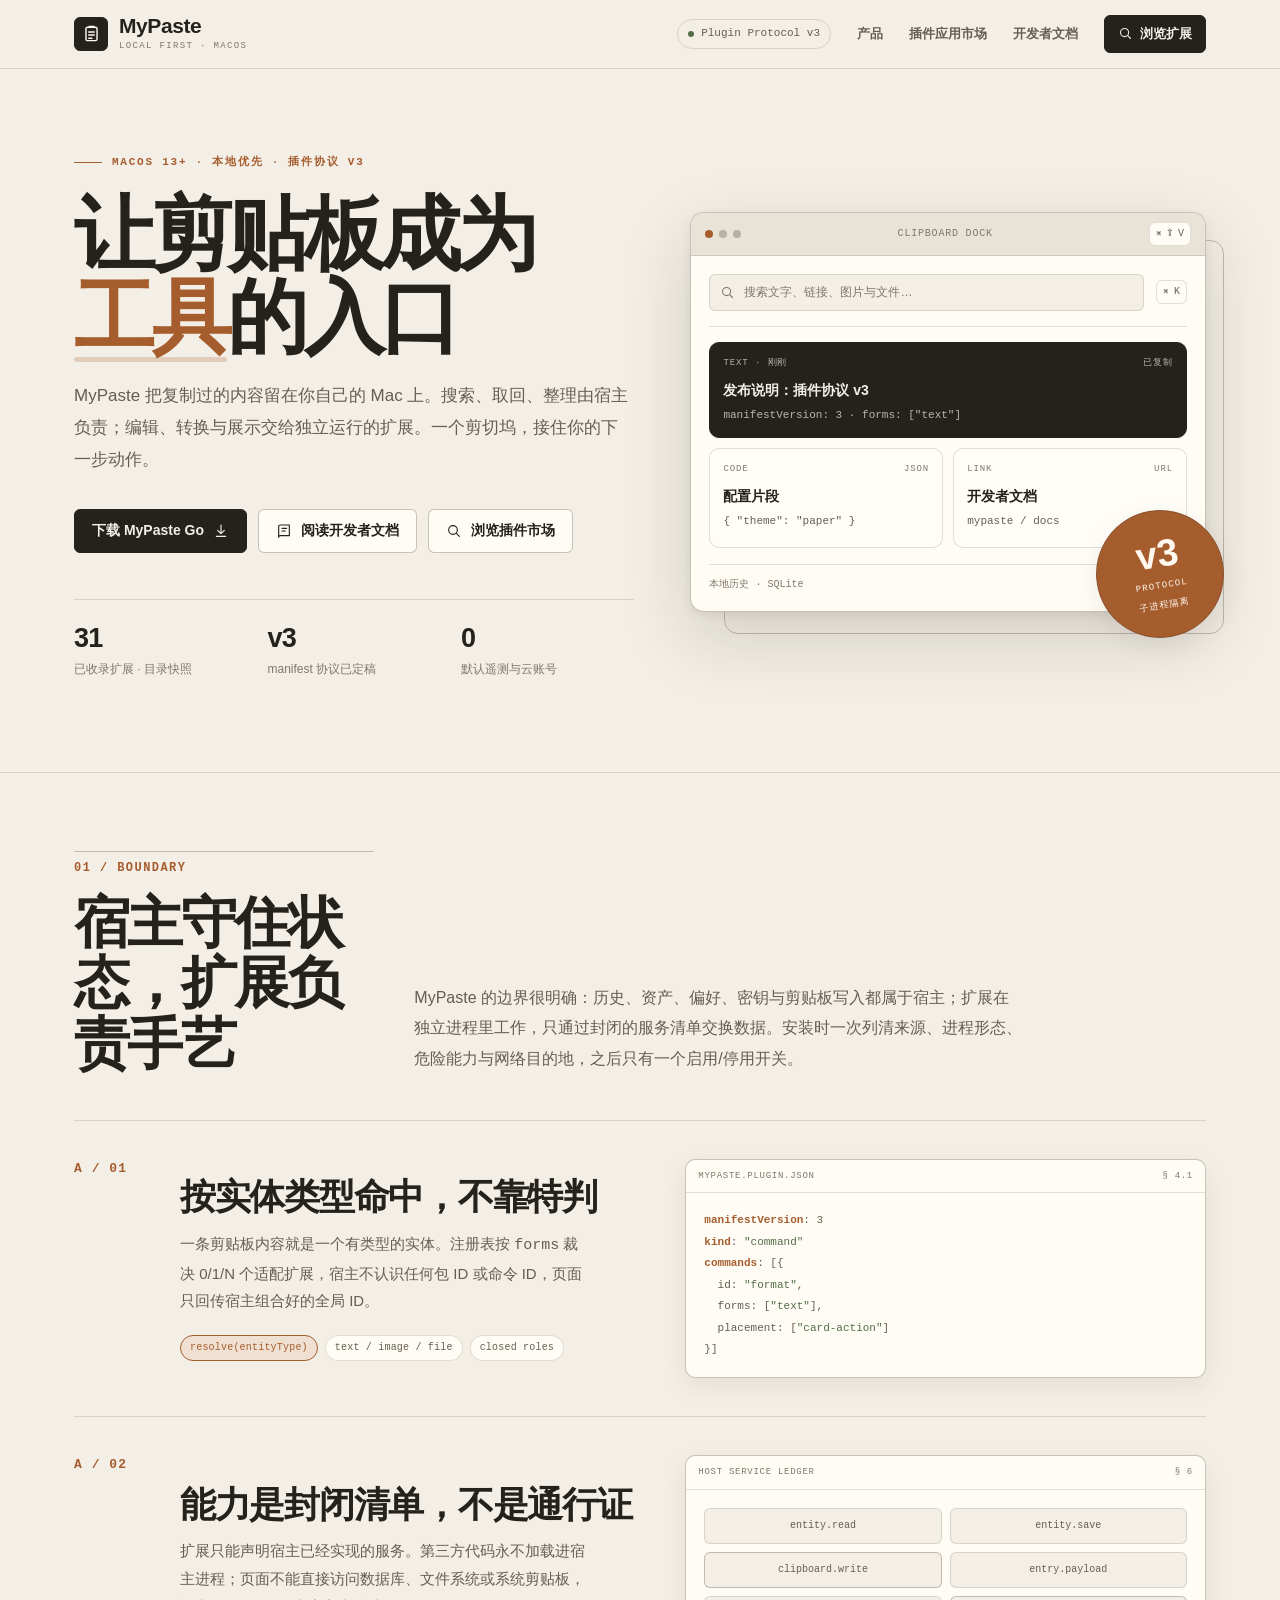
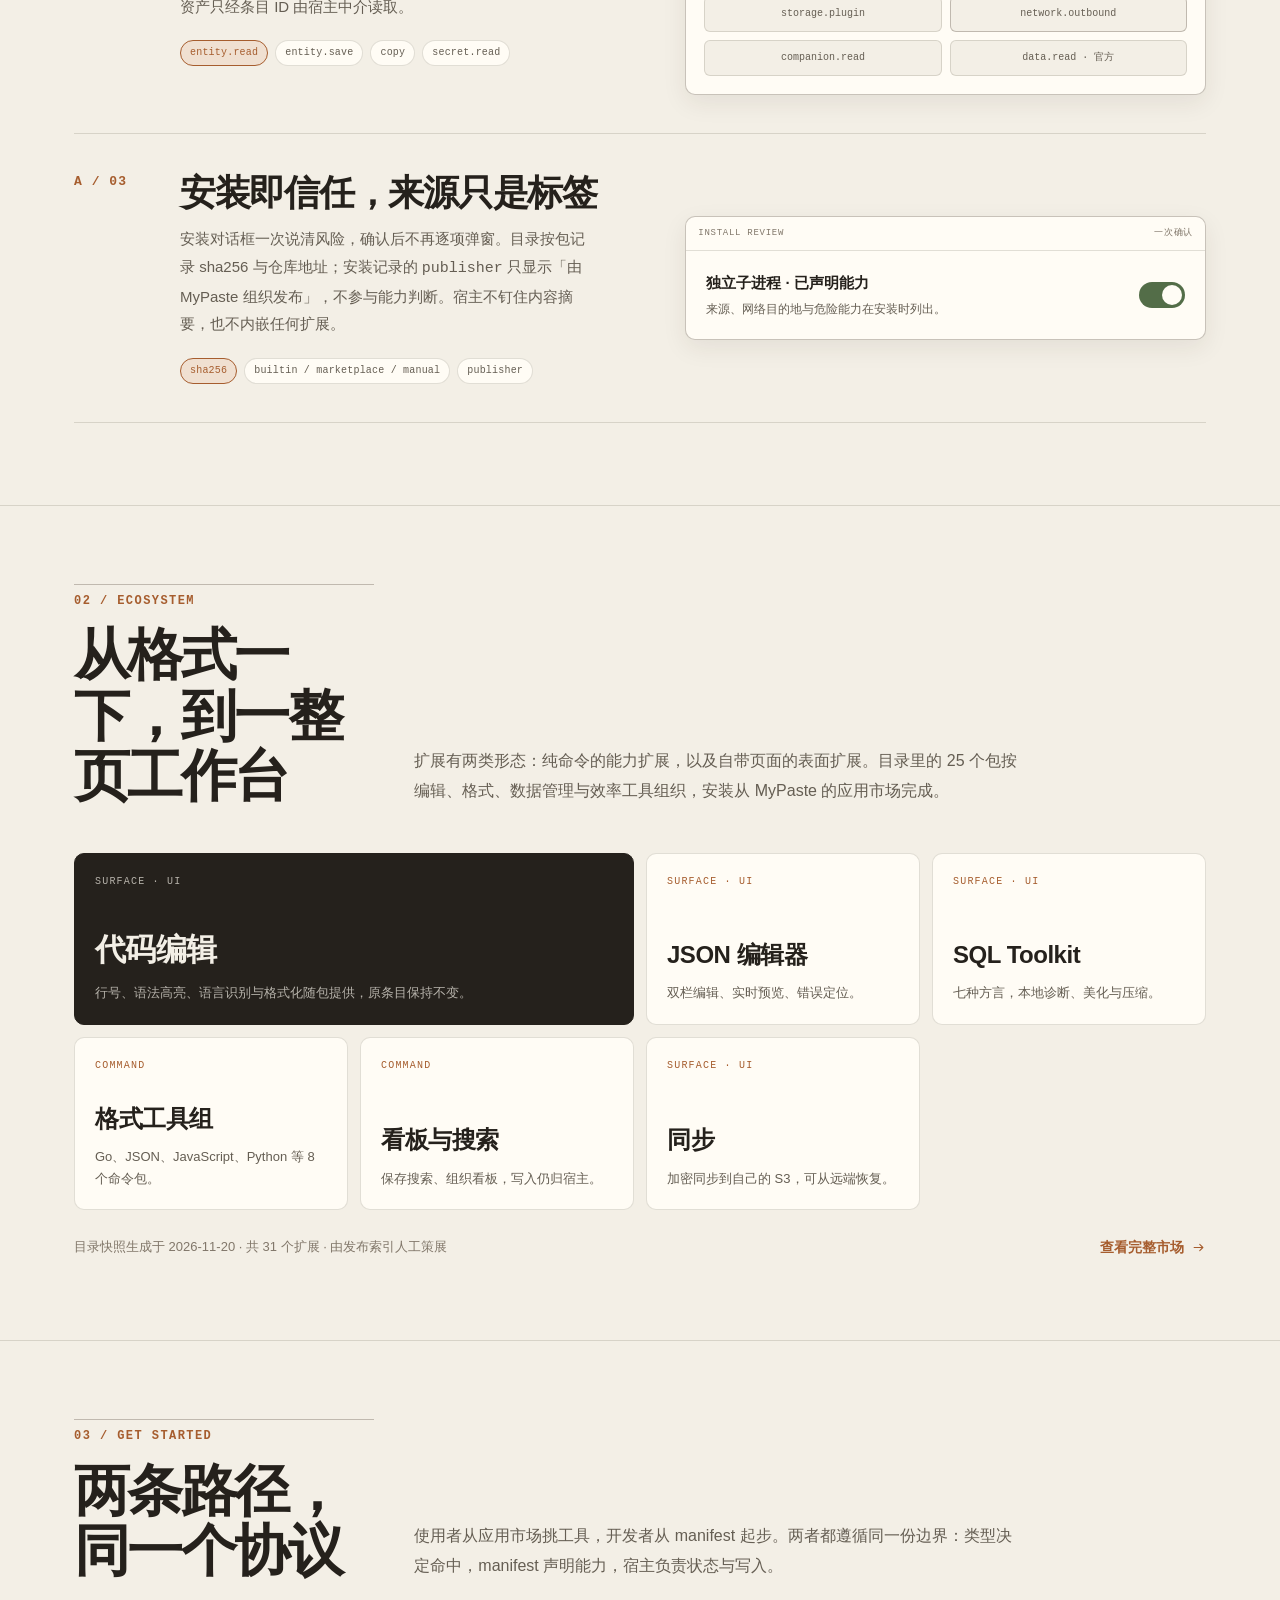
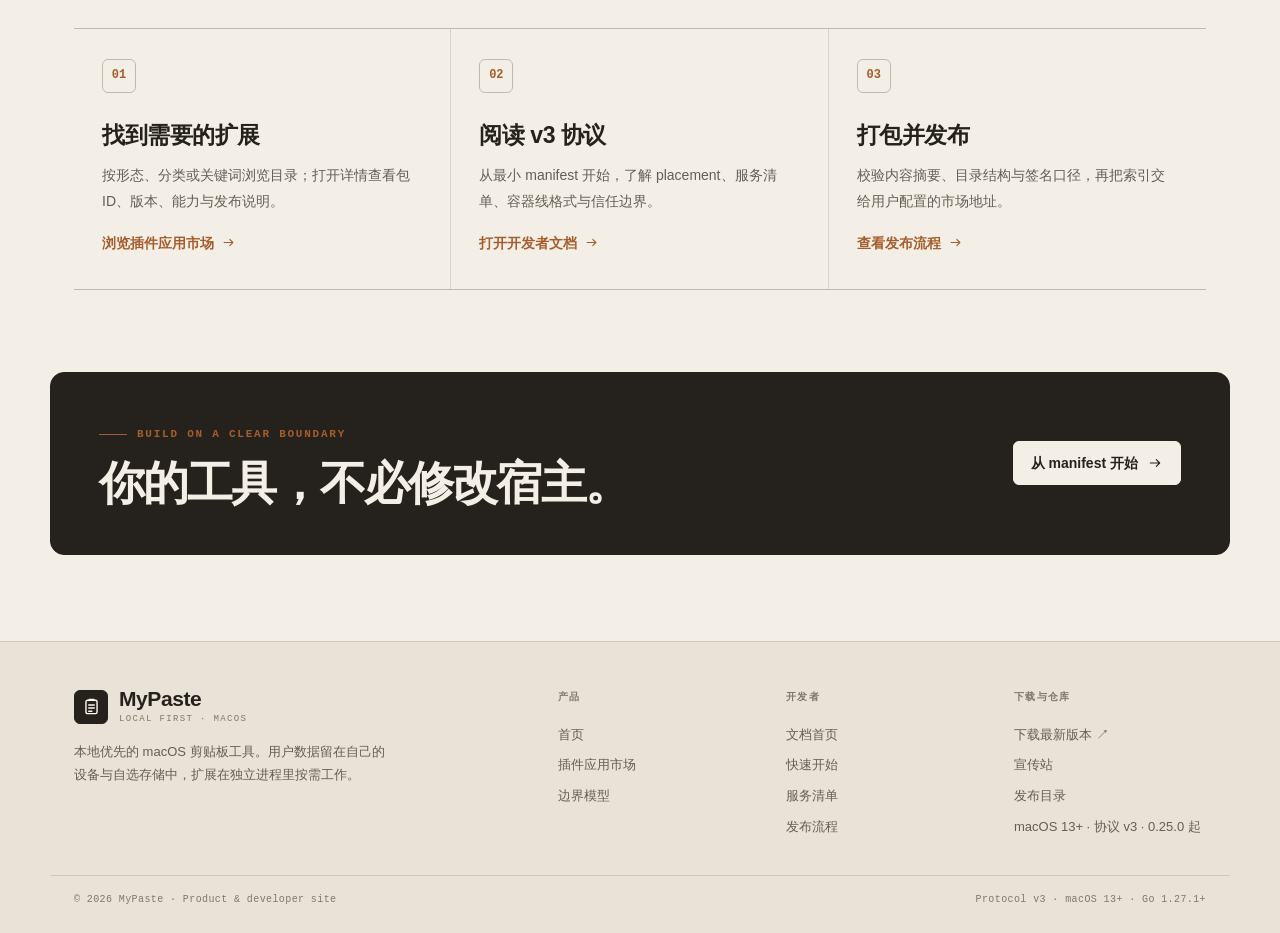
<file: index.html>
<!doctype html>
<html lang="zh-CN">
  <head>
    <meta charset="UTF-8" />
    <meta name="viewport" content="width=device-width, initial-scale=1.0" />
    <link rel="icon" href="./favicon.svg" type="image/svg+xml" />
    <meta name="description" content="MyPaste 是本地优先的 macOS 剪贴板工具与可扩展工具平台。浏览插件应用市场，或阅读插件协议 v3 开发者文档。" />
    <title>MyPaste · 让剪贴板成为工具的入口</title>
    <script type="module" crossorigin src="./assets/shared-BohMUnoR.js"></script>
    <link rel="stylesheet" crossorigin href="./assets/shared-BGocAb-_.css">
  </head>
  <body data-page="home">
    <a class="skip-link" href="#main">跳到主要内容</a>
    <svg aria-hidden="true" style="position:absolute;width:0;height:0;overflow:hidden">
      <symbol id="i-clipboard" viewBox="0 0 24 24"><rect x="5" y="4" width="14" height="17" rx="2"/><path d="M9 4.5V3h6v1.5M8.5 10h7M8.5 14h7M8.5 18h4"/></symbol>
      <symbol id="i-arrow" viewBox="0 0 24 24"><path d="M5 12h14M14 7l5 5-5 5"/></symbol>
      <symbol id="i-download" viewBox="0 0 24 24"><path d="M12 3v12M7 11l5 5 5-5M5 20h14"/></symbol>
      <symbol id="i-search" viewBox="0 0 24 24"><circle cx="10.5" cy="10.5" r="6.5"/><path d="m15.5 15.5 4.5 4.5"/></symbol>
      <symbol id="i-x" viewBox="0 0 24 24"><path d="M6 6l12 12M18 6 6 18"/></symbol>
      <symbol id="i-book" viewBox="0 0 24 24"><path d="M4 5.5A2.5 2.5 0 0 1 6.5 3H20v16H6.5A2.5 2.5 0 0 0 4 21.5zM4 5.5v16M9 8h7M9 12h5"/></symbol>
    </svg>
    <header class="site-header">
      <div class="header-inner">
        <a class="brand" href="./" aria-label="MyPaste 首页">
          <span class="brand-mark"><svg class="icon"><use href="#i-clipboard" /></svg></span>
          <span><span class="brand-word">MyPaste</span><span class="brand-sub">Local first · macOS</span></span>
        </a>
        <div class="header-right">
          <span class="protocol-chip">Plugin Protocol v3</span>
          <nav class="site-nav" aria-label="主导航">
            <a class="nav-link" href="./">产品</a>
            <a class="nav-link" data-nav="plugins" href="./plugins/">插件应用市场</a>
            <a class="nav-link" data-nav="docs" href="./docs/">开发者文档</a>
          </nav>
          <a class="header-cta" href="./plugins/"><svg class="icon"><use href="#i-search" /></svg>浏览扩展</a>
        </div>
      </div>
    </header>

    <main id="main" class="page">
      <section class="hero">
        <div data-reveal>
          <span class="eyebrow">macOS 13+ · 本地优先 · 插件协议 v3</span>
          <h1>让剪贴板成为<span class="marked">工具</span>的入口</h1>
          <p class="hero-lede">MyPaste 把复制过的内容留在你自己的 Mac 上。搜索、取回、整理由宿主负责；编辑、转换与展示交给独立运行的扩展。一个剪切坞，接住你的下一步动作。</p>
          <div class="hero-actions">
            <a class="button button-primary" href="https://github.com/mypaste/releases/releases/latest">下载 MyPaste Go <svg class="icon"><use href="#i-download" /></svg></a>
            <a class="button" href="./docs/"><svg class="icon"><use href="#i-book" /></svg> 阅读开发者文档</a>
            <a class="button" href="./plugins/"><svg class="icon"><use href="#i-search" /></svg> 浏览插件市场</a>
          </div>
          <div class="hero-facts">
            <div><span class="fact-value">31</span><span class="fact-label">已收录扩展 · 目录快照</span></div>
            <div><span class="fact-value">v3</span><span class="fact-label">manifest 协议已定稿</span></div>
            <div><span class="fact-value">0</span><span class="fact-label">默认遥测与云账号</span></div>
          </div>
        </div>
        <div class="hero-visual" data-reveal data-delay="120">
          <div class="window-frame" aria-label="MyPaste 剪切坞界面示意">
            <div class="window-titlebar"><div class="window-dots"><span class="window-dot"></span><span class="window-dot"></span><span class="window-dot"></span></div><span class="window-caption">Clipboard Dock</span><span class="kbd">⌘ ⇧ V</span></div>
            <div class="window-body">
              <div class="dock-toolbar"><div class="dock-search"><svg class="icon"><use href="#i-search" /></svg><span>搜索文字、链接、图片与文件…</span></div><span class="kbd">⌘ K</span></div>
              <div class="dock-grid">
                <div class="dock-card wide"><div class="dock-card-label"><span>Text · 刚刚</span><span>已复制</span></div><div class="dock-card-title">发布说明：插件协议 v3</div><div class="dock-card-code">manifestVersion: 3 · forms: ["text"]</div></div>
                <div class="dock-card"><div class="dock-card-label"><span>Code</span><span>JSON</span></div><div class="dock-card-title">配置片段</div><div class="dock-card-code">{ "theme": "paper" }</div></div>
                <div class="dock-card"><div class="dock-card-label"><span>Link</span><span>URL</span></div><div class="dock-card-title">开发者文档</div><div class="dock-card-code">mypaste / docs</div></div>
              </div>
              <div class="dock-footer"><span>本地历史 · SQLite</span><span>打开扩展 →</span></div>
            </div>
          </div>
          <div class="protocol-stamp" aria-hidden="true"><div><strong>v3</strong><span>Protocol</span><span>子进程隔离</span></div></div>
        </div>
      </section>

      <section class="section" id="model">
        <div class="container">
          <div class="section-head" data-reveal>
            <div><span class="section-index">01 / BOUNDARY</span><h2>宿主守住状态，扩展负责手艺</h2></div>
            <p>MyPaste 的边界很明确：历史、资产、偏好、密钥与剪贴板写入都属于宿主；扩展在独立进程里工作，只通过封闭的服务清单交换数据。安装时一次列清来源、进程形态、危险能力与网络目的地，之后只有一个启用/停用开关。</p>
          </div>
          <div class="boundary-list">
            <article class="boundary-row" data-reveal>
              <span class="boundary-number">A / 01</span>
              <div class="boundary-copy"><h3>按实体类型命中，不靠特判</h3><p>一条剪贴板内容就是一个有类型的实体。注册表按 <code>forms</code> 裁决 0/1/N 个适配扩展，宿主不认识任何包 ID 或命令 ID，页面只回传宿主组合好的全局 ID。</p><div class="boundary-tags"><span class="tag tag-strong">resolve(entityType)</span><span class="tag">text / image / file</span><span class="tag">closed roles</span></div></div>
              <div class="boundary-visual mini-window"><div class="mini-titlebar"><span>mypaste.plugin.json</span><span>§ 4.1</span></div><pre class="manifest-lines"><b>manifestVersion</b>: 3
<b>kind</b>: <em>"command"</em>
<b>commands</b>: [{
  id: <em>"format"</em>,
  forms: [<em>"text"</em>],
  placement: [<em>"card-action"</em>]
}]</pre></div>
            </article>
            <article class="boundary-row" data-reveal>
              <span class="boundary-number">A / 02</span>
              <div class="boundary-copy"><h3>能力是封闭清单，不是通行证</h3><p>扩展只能声明宿主已经实现的服务。第三方代码永不加载进宿主进程；页面不能直接访问数据库、文件系统或系统剪贴板，资产只经条目 ID 由宿主中介读取。</p><div class="boundary-tags"><span class="tag tag-strong">entity.read</span><span class="tag">entity.save</span><span class="tag">copy</span><span class="tag">secret.read</span></div></div>
              <div class="boundary-visual mini-window"><div class="mini-titlebar"><span>Host service ledger</span><span>§ 6</span></div><div class="service-map"><span>entity.read</span><span>entity.save</span><span>clipboard.write</span><span>entry.payload</span><span>storage.plugin</span><span>network.outbound</span><span>companion.read</span><span>data.read · 官方</span></div></div>
            </article>
            <article class="boundary-row" data-reveal>
              <span class="boundary-number">A / 03</span>
              <div class="boundary-copy"><h3>安装即信任，来源只是标签</h3><p>安装对话框一次说清风险，确认后不再逐项弹窗。目录按包记录 sha256 与仓库地址；安装记录的 <code>publisher</code> 只显示「由 MyPaste 组织发布」，不参与能力判断。宿主不钉住内容摘要，也不内嵌任何扩展。</p><div class="boundary-tags"><span class="tag tag-strong">sha256</span><span class="tag">builtin / marketplace / manual</span><span class="tag">publisher</span></div></div>
              <div class="boundary-visual mini-window"><div class="mini-titlebar"><span>Install review</span><span>一次确认</span></div><div class="trust-panel"><div><strong>独立子进程 · 已声明能力</strong><p>来源、网络目的地与危险能力在安装时列出。</p></div><span class="trust-toggle" aria-hidden="true"></span></div></div>
            </article>
          </div>
        </div>
      </section>

      <section class="section" id="ecosystem">
        <div class="container">
          <div class="section-head" data-reveal>
            <div><span class="section-index">02 / ECOSYSTEM</span><h2>从格式一下，到一整页工作台</h2></div>
            <p>扩展有两类形态：纯命令的能力扩展，以及自带页面的表面扩展。目录里的 25 个包按编辑、格式、数据管理与效率工具组织，安装从 MyPaste 的应用市场完成。</p>
          </div>
          <div class="showcase">
            <article class="showcase-item feature" data-reveal><span class="showcase-kind">Surface · ui</span><div><strong>代码编辑</strong><p>行号、语法高亮、语言识别与格式化随包提供，原条目保持不变。</p></div></article>
            <article class="showcase-item" data-reveal data-delay="80"><span class="showcase-kind">Surface · ui</span><div><strong>JSON 编辑器</strong><p>双栏编辑、实时预览、错误定位。</p></div></article>
            <article class="showcase-item" data-reveal data-delay="160"><span class="showcase-kind">Surface · ui</span><div><strong>SQL Toolkit</strong><p>七种方言，本地诊断、美化与压缩。</p></div></article>
            <article class="showcase-item" data-reveal data-delay="240"><span class="showcase-kind">Command</span><div><strong>格式工具组</strong><p>Go、JSON、JavaScript、Python 等 8 个命令包。</p></div></article>
            <article class="showcase-item" data-reveal data-delay="320"><span class="showcase-kind">Command</span><div><strong>看板与搜索</strong><p>保存搜索、组织看板，写入仍归宿主。</p></div></article>
            <article class="showcase-item" data-reveal data-delay="400"><span class="showcase-kind">Surface · ui</span><div><strong>同步</strong><p>加密同步到自己的 S3，可从远端恢复。</p></div></article>
          </div>
          <div class="showcase-foot" data-reveal><p>目录快照生成于 2026-11-20 · 共 31 个扩展 · 由发布索引人工策展</p><a class="text-link" href="./plugins/">查看完整市场 <svg class="icon"><use href="#i-arrow" /></svg></a></div>
        </div>
      </section>

      <section class="section" id="start">
        <div class="container">
          <div class="section-head" data-reveal>
            <div><span class="section-index">03 / GET STARTED</span><h2>两条路径，同一个协议</h2></div>
            <p>使用者从应用市场挑工具，开发者从 manifest 起步。两者都遵循同一份边界：类型决定命中，manifest 声明能力，宿主负责状态与写入。</p>
          </div>
          <div class="steps">
            <article class="step" data-reveal><span class="step-number">01</span><h3>找到需要的扩展</h3><p>按形态、分类或关键词浏览目录；打开详情查看包 ID、版本、能力与发布说明。</p><a class="text-link" href="./plugins/">浏览插件应用市场 <svg class="icon"><use href="#i-arrow" /></svg></a></article>
            <article class="step" data-reveal data-delay="100"><span class="step-number">02</span><h3>阅读 v3 协议</h3><p>从最小 manifest 开始，了解 placement、服务清单、容器线格式与信任边界。</p><a class="text-link" href="./docs/">打开开发者文档 <svg class="icon"><use href="#i-arrow" /></svg></a></article>
            <article class="step" data-reveal data-delay="200"><span class="step-number">03</span><h3>打包并发布</h3><p>校验内容摘要、目录结构与签名口径，再把索引交给用户配置的市场地址。</p><a class="text-link" href="./docs/#publish">查看发布流程 <svg class="icon"><use href="#i-arrow" /></svg></a></article>
          </div>
        </div>
      </section>

      <section class="cta-strip" data-reveal>
        <div><span class="eyebrow">Build on a clear boundary</span><h2>你的工具，不必修改宿主。</h2></div>
        <a class="button" href="./docs/#quickstart">从 manifest 开始 <svg class="icon"><use href="#i-arrow" /></svg></a>
      </section>
    </main>

    <footer class="site-footer">
      <div class="footer-inner">
        <div class="footer-brand"><a class="brand" href="./"><span class="brand-mark"><svg class="icon"><use href="#i-clipboard" /></svg></span><span><span class="brand-word">MyPaste</span><span class="brand-sub">Local first · macOS</span></span></a><p>本地优先的 macOS 剪贴板工具。用户数据留在自己的设备与自选存储中，扩展在独立进程里按需工作。</p></div>
        <div class="footer-col"><h3>产品</h3><a href="./">首页</a><a href="./plugins/">插件应用市场</a><a href="./#model">边界模型</a></div>
        <div class="footer-col"><h3>开发者</h3><a href="./docs/">文档首页</a><a href="./docs/#quickstart">快速开始</a><a href="./docs/#services">服务清单</a><a href="./docs/#publish">发布流程</a></div>
        <div class="footer-col"><h3>下载与仓库</h3><a href="https://github.com/mypaste/releases/releases/latest">下载最新版本 ↗</a><a href="https://github.com/mypaste/mypaste-website">宣传站</a><a href="https://github.com/mypaste/mypaste-extensions-catalog">发布目录</a><span>macOS 13+ · 协议 v3 · 0.25.0 起</span></div>
      </div>
      <div class="footer-bottom"><span>© <span data-year>2026</span> MyPaste · Product & developer site</span><span>Protocol v3 · macOS 13+ · Go 1.27.1+</span></div>
    </footer>
  </body>
</html>
</file>
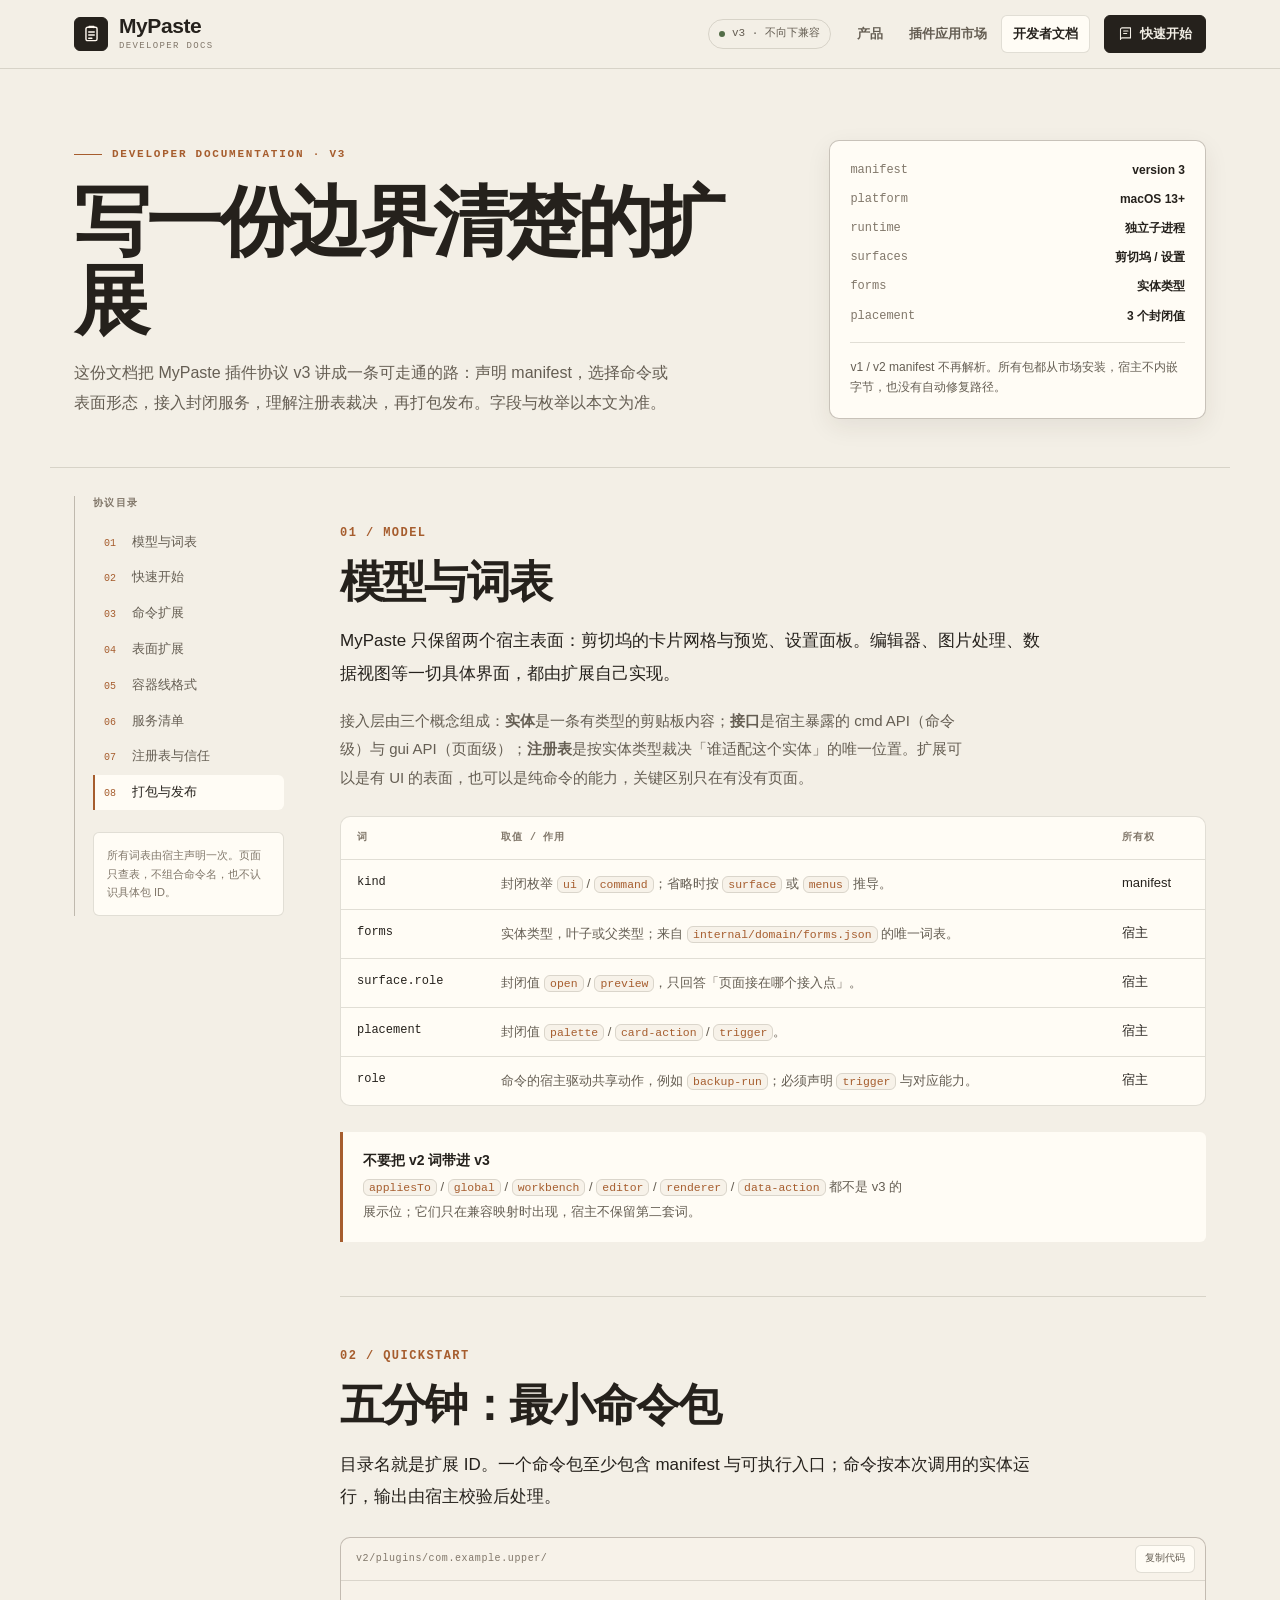
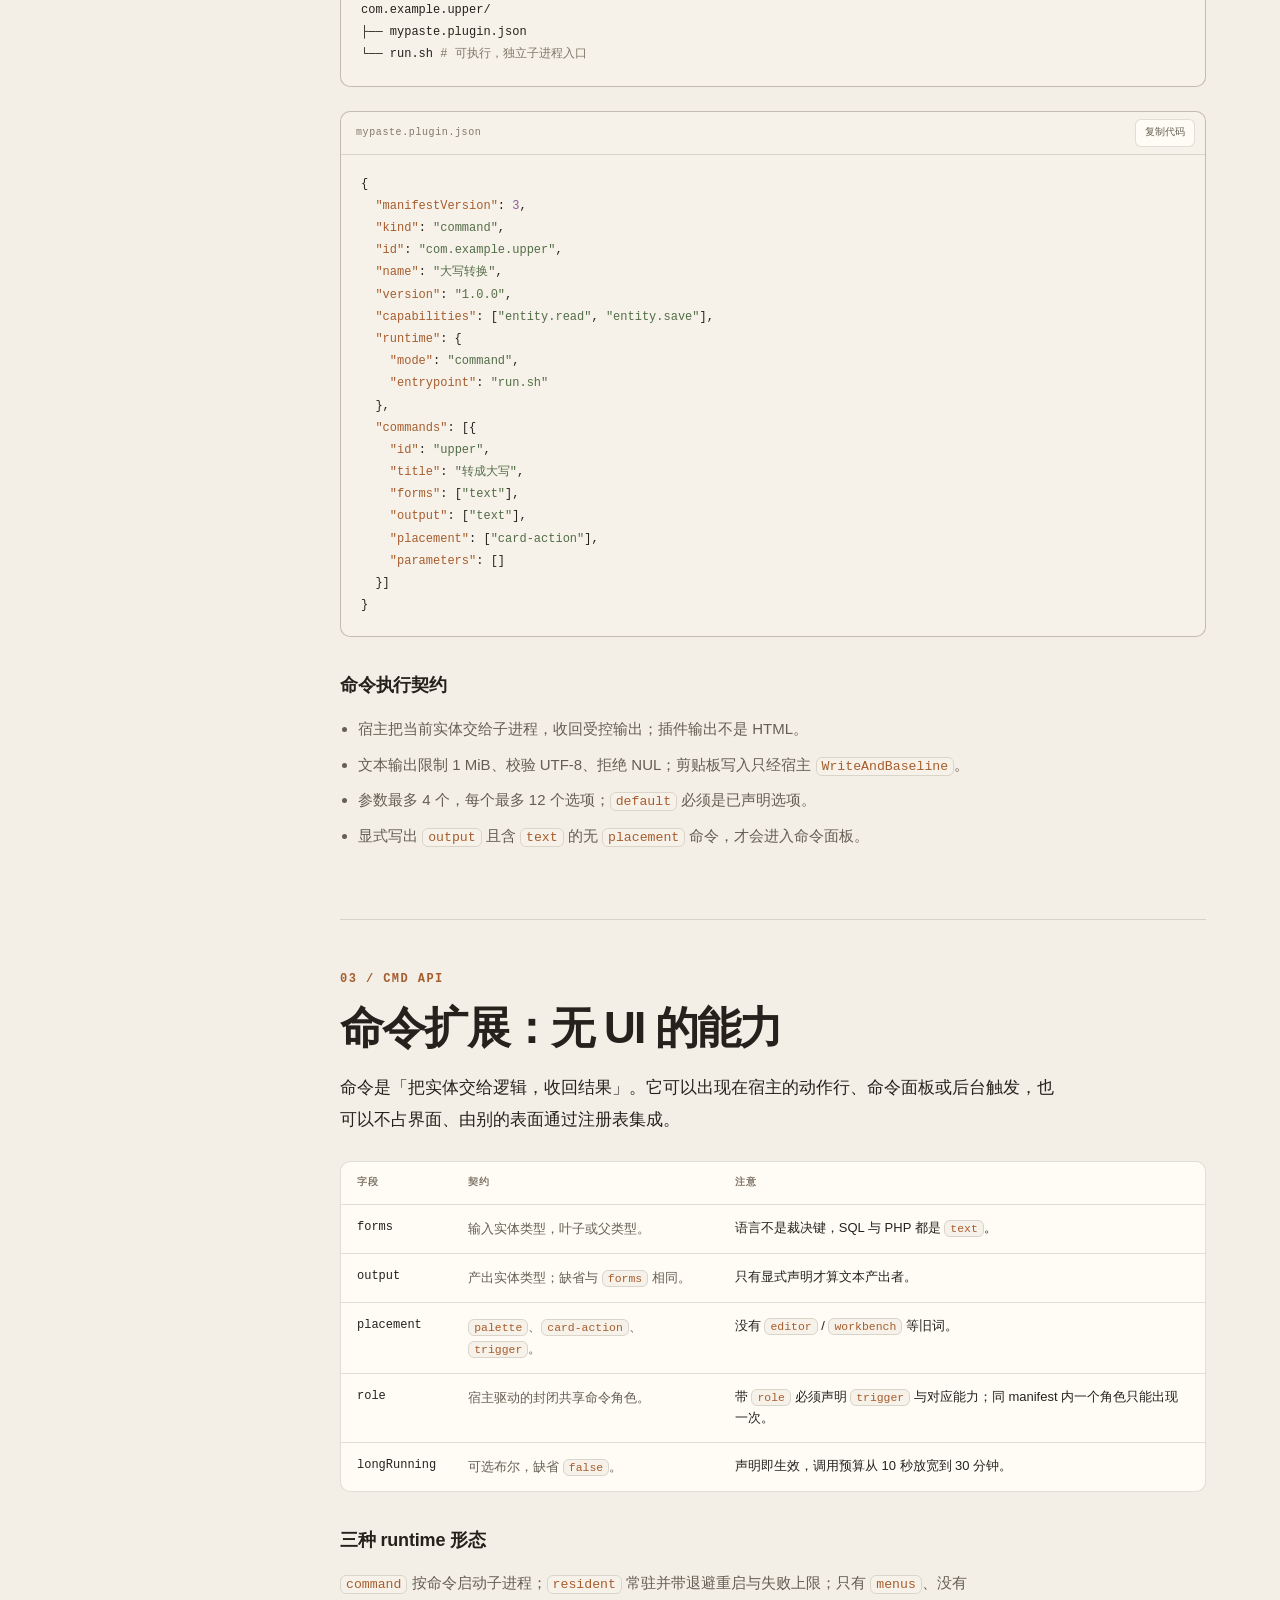
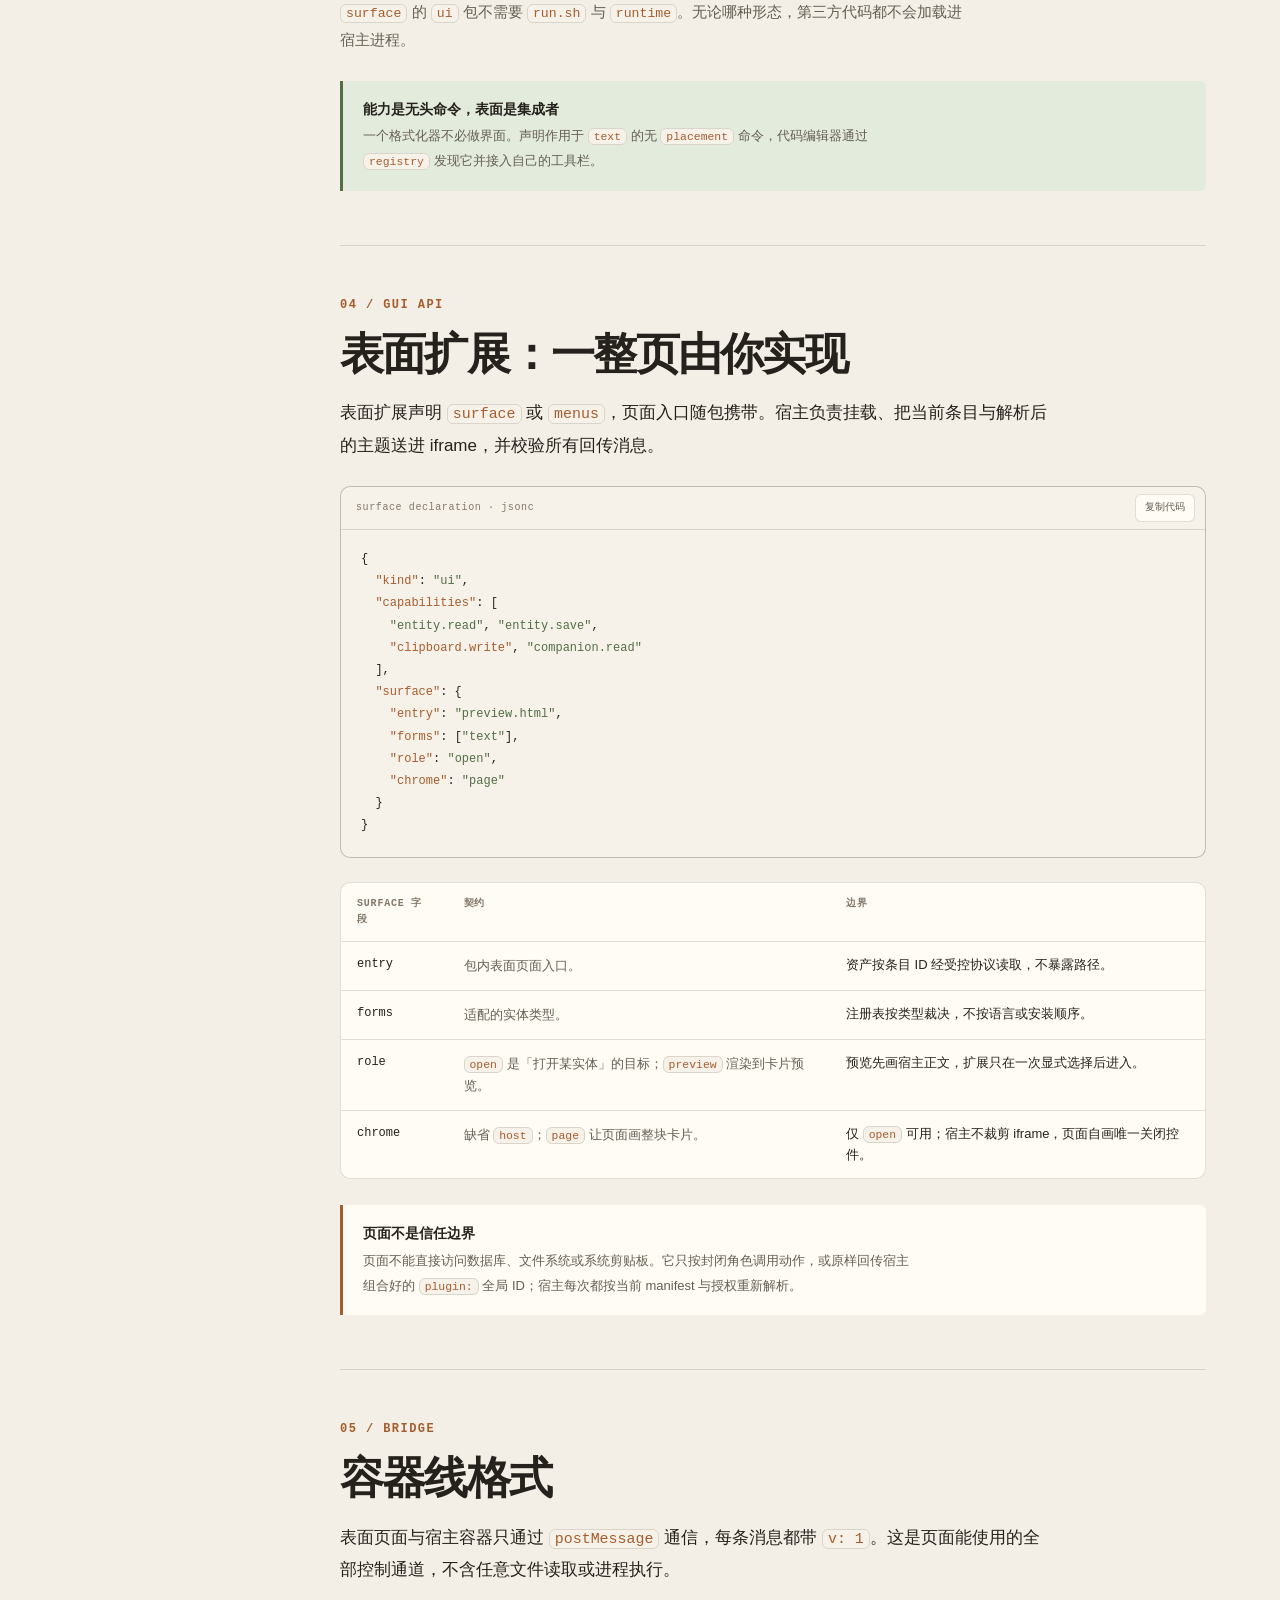
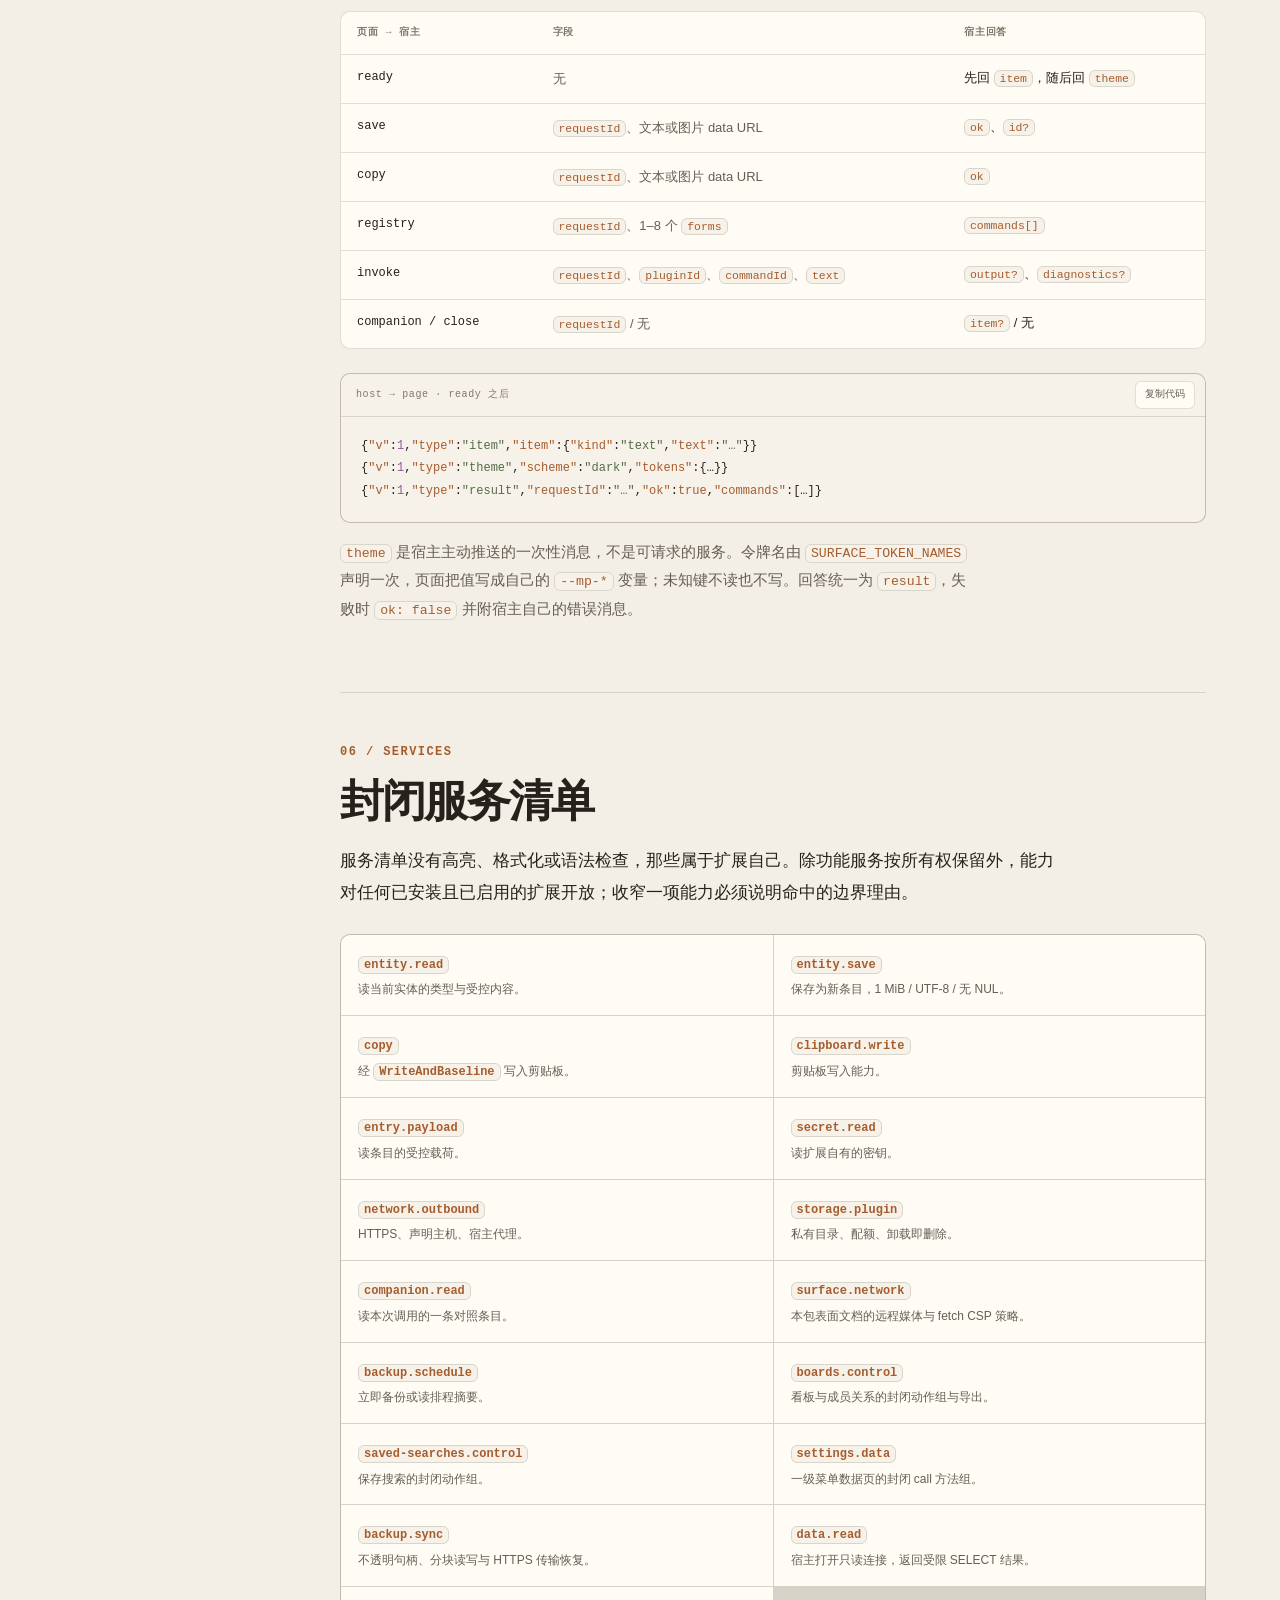
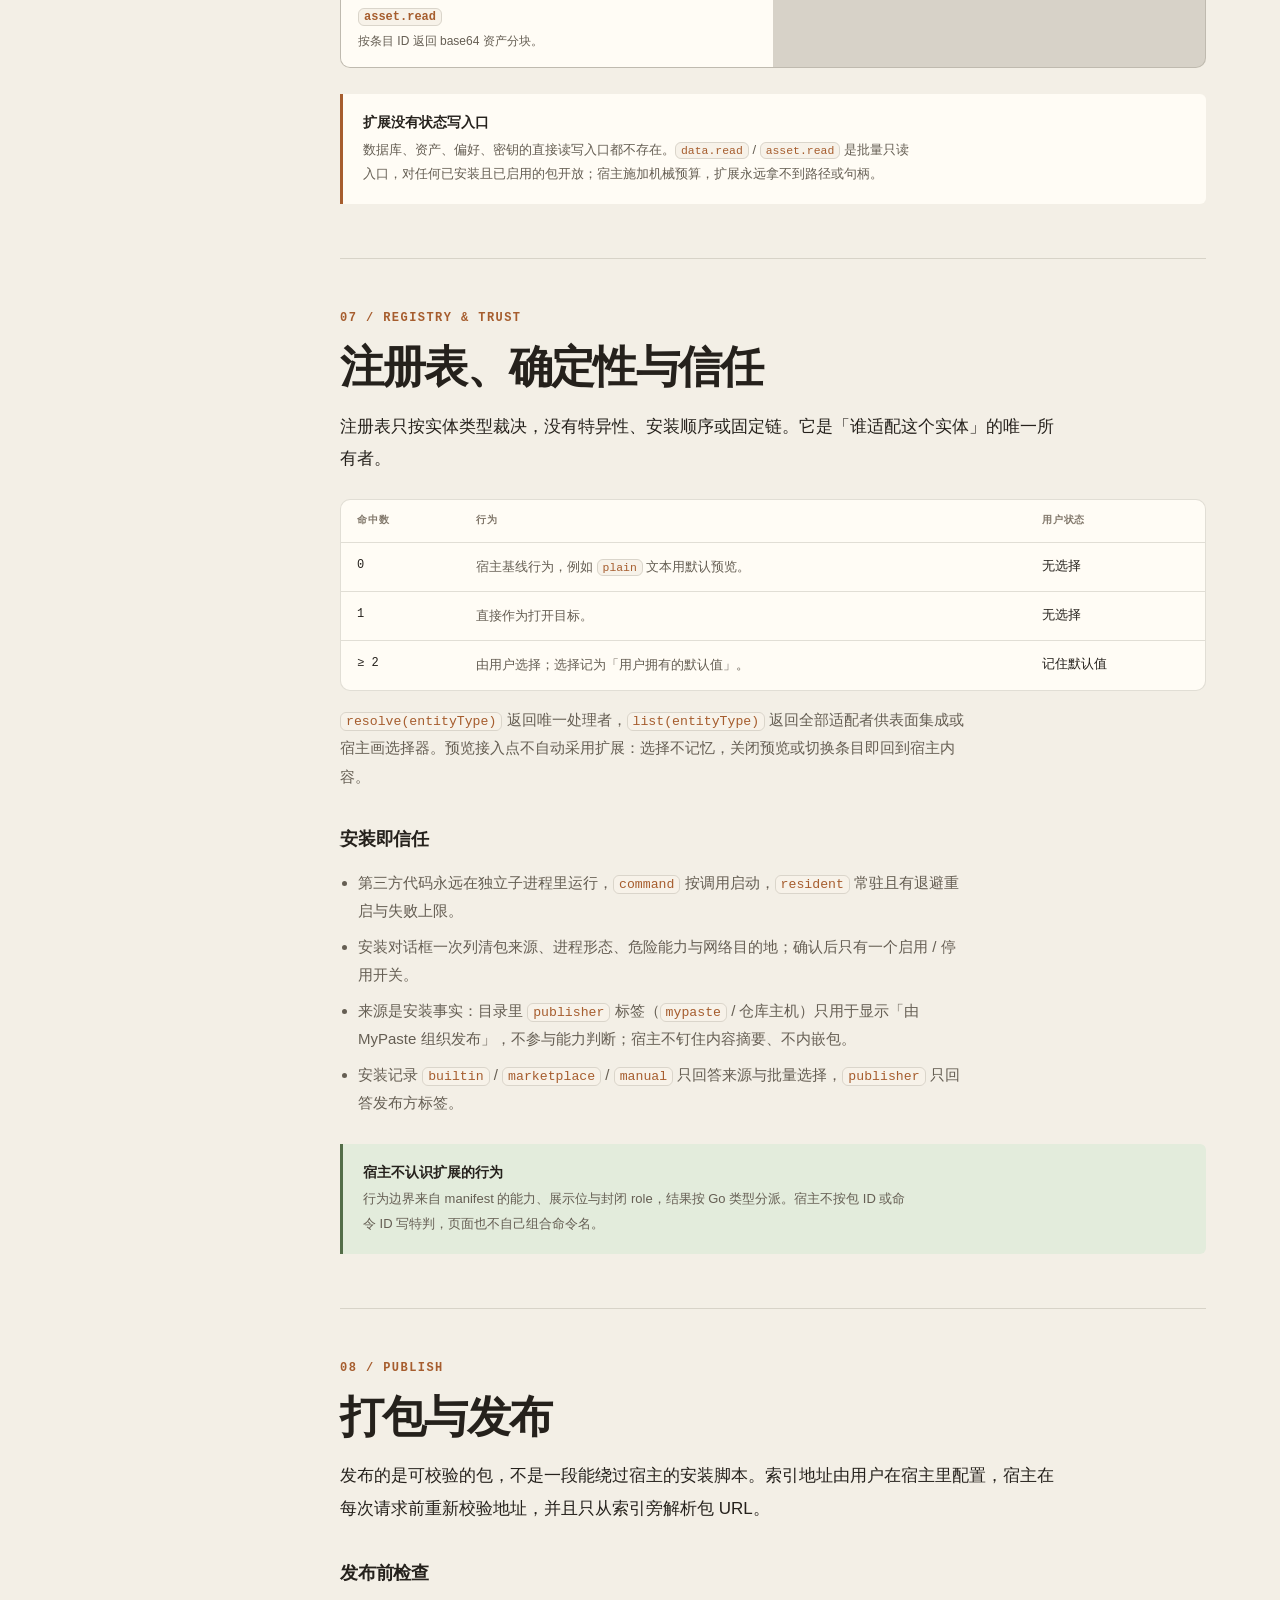
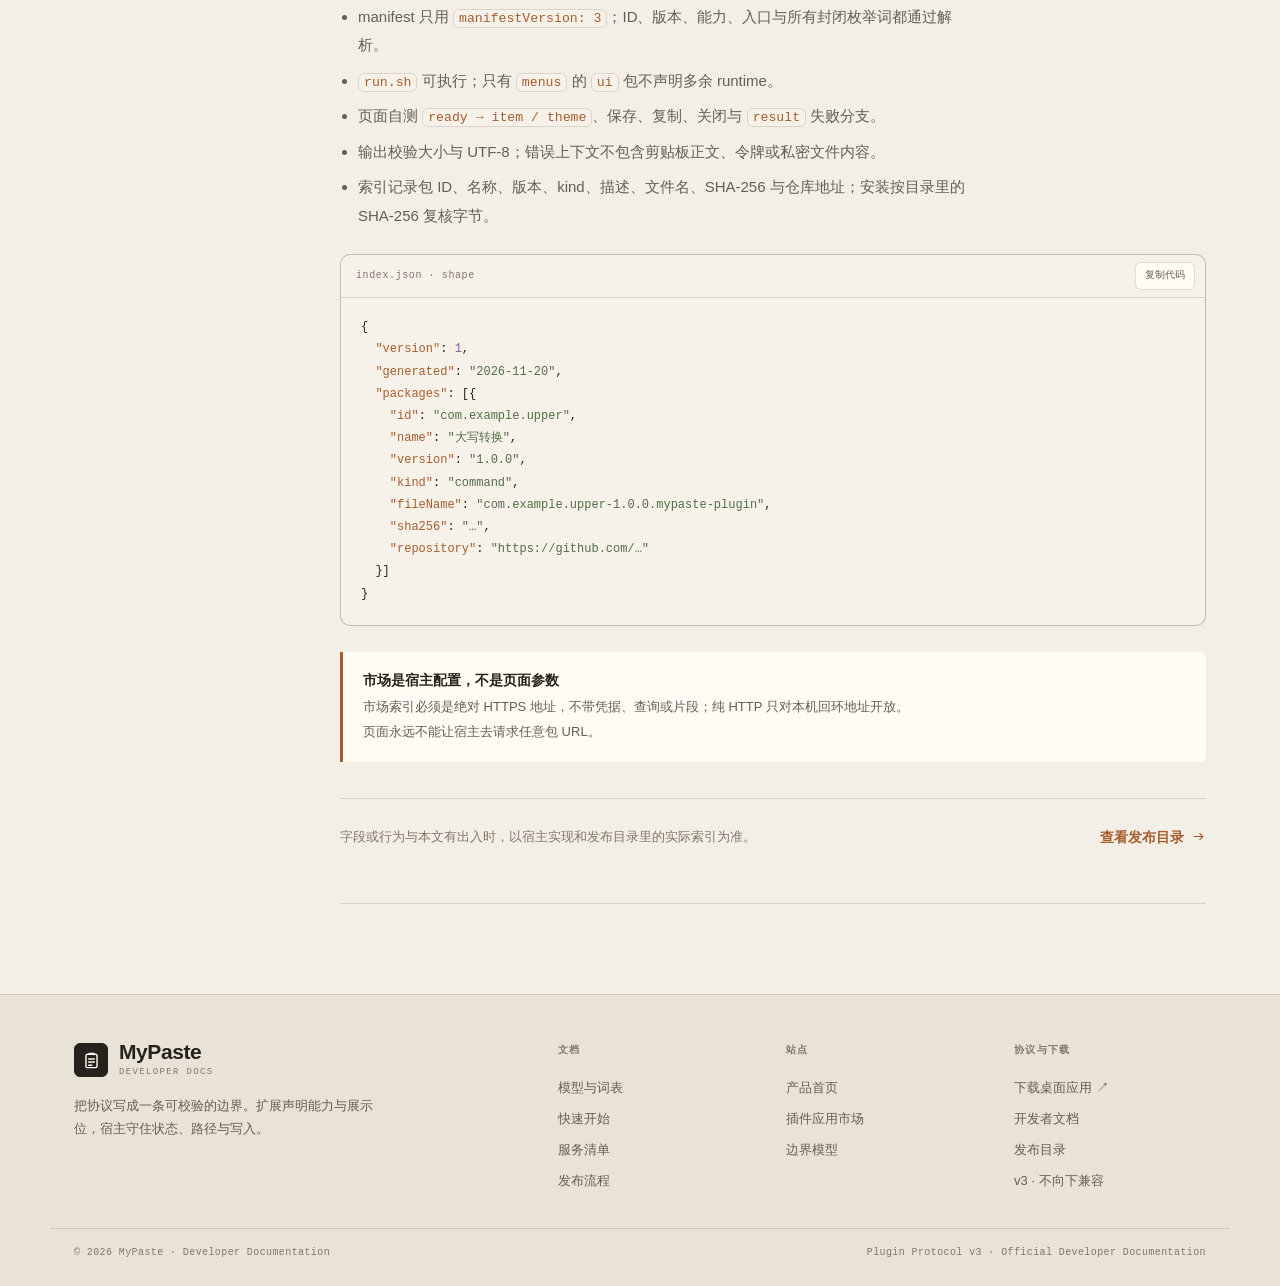
<file: docs/index.html>
<!doctype html>
<html lang="zh-CN">
  <head>
    <meta charset="UTF-8" />
    <meta name="viewport" content="width=device-width, initial-scale=1.0" />
    <link rel="icon" href="../favicon.svg" type="image/svg+xml" />
    <meta name="description" content="MyPaste 插件协议 v3 开发者文档：manifest、命令、表面、容器线格式、封闭服务清单、注册表与发布流程。" />
    <title>开发者文档 · MyPaste 插件协议 v3</title>
    <script type="module" crossorigin src="../assets/shared-BohMUnoR.js"></script>
    <link rel="stylesheet" crossorigin href="../assets/shared-BGocAb-_.css">
  </head>
  <body data-page="docs">
    <a class="skip-link" href="#main">跳到文档正文</a>
    <svg aria-hidden="true" style="position:absolute;width:0;height:0;overflow:hidden">
      <symbol id="i-clipboard" viewBox="0 0 24 24"><rect x="5" y="4" width="14" height="17" rx="2"/><path d="M9 4.5V3h6v1.5M8.5 10h7M8.5 14h7M8.5 18h4"/></symbol>
      <symbol id="i-arrow" viewBox="0 0 24 24"><path d="M5 12h14M14 7l5 5-5 5"/></symbol>
      <symbol id="i-download" viewBox="0 0 24 24"><path d="M12 3v12M7 11l5 5 5-5M5 20h14"/></symbol><symbol id="i-search" viewBox="0 0 24 24"><circle cx="10.5" cy="10.5" r="6.5"/><path d="m15.5 15.5 4.5 4.5"/></symbol>
      <symbol id="i-book" viewBox="0 0 24 24"><path d="M4 5.5A2.5 2.5 0 0 1 6.5 3H20v16H6.5A2.5 2.5 0 0 0 4 21.5zM4 5.5v16M9 8h7M9 12h5"/></symbol>
    </svg>
    <header class="site-header">
      <div class="header-inner">
        <a class="brand" href="../" aria-label="MyPaste 首页">
          <span class="brand-mark"><svg class="icon"><use href="#i-clipboard" /></svg></span>
          <span><span class="brand-word">MyPaste</span><span class="brand-sub">Developer docs</span></span>
        </a>
        <div class="header-right">
          <span class="protocol-chip">v3 · 不向下兼容</span>
          <nav class="site-nav" aria-label="主导航">
            <a class="nav-link" href="../">产品</a>
            <a class="nav-link" data-nav="plugins" href="../plugins/">插件应用市场</a>
            <a class="nav-link" data-nav="docs" href="./">开发者文档</a>
          </nav>
          <a class="header-cta" href="#quickstart"><svg class="icon"><use href="#i-book" /></svg>快速开始</a>
        </div>
      </div>
    </header>

    <main id="main" class="page">
      <section class="docs-hero">
        <div data-reveal><span class="eyebrow">Developer Documentation · v3</span><h1>写一份边界清楚的扩展</h1><p>这份文档把 MyPaste 插件协议 v3 讲成一条可走通的路：声明 manifest，选择命令或表面形态，接入封闭服务，理解注册表裁决，再打包发布。字段与枚举以本文为准。</p></div>
        <aside class="spec-card" data-reveal data-delay="100" aria-label="协议规格"><dl><dt>manifest</dt><dd>version 3</dd><dt>platform</dt><dd>macOS 13+</dd><dt>runtime</dt><dd>独立子进程</dd><dt>surfaces</dt><dd>剪切坞 / 设置</dd><dt>forms</dt><dd>实体类型</dd><dt>placement</dt><dd>3 个封闭值</dd></dl><p class="spec-note">v1 / v2 manifest 不再解析。所有包都从市场安装，宿主不内嵌字节，也没有自动修复路径。</p></aside>
      </section>

      <div class="docs-shell">
        <aside class="docs-sidebar" aria-label="文档目录">
          <h2>协议目录</h2>
          <nav class="doc-toc">
            <a href="#model"><span>01</span>模型与词表</a>
            <a href="#quickstart"><span>02</span>快速开始</a>
            <a href="#command"><span>03</span>命令扩展</a>
            <a href="#surface"><span>04</span>表面扩展</a>
            <a href="#bridge"><span>05</span>容器线格式</a>
            <a href="#services"><span>06</span>服务清单</a>
            <a href="#registry"><span>07</span>注册表与信任</a>
            <a href="#publish"><span>08</span>打包与发布</a>
          </nav>
          <p class="doc-sidebar-note">所有词表由宿主声明一次。页面只查表，不组合命令名，也不认识具体包 ID。</p>
        </aside>

        <article class="doc-article">
          <section class="doc-section" id="model">
            <span class="section-index">01 / MODEL</span>
            <h2>模型与词表</h2>
            <p class="doc-lead">MyPaste 只保留两个宿主表面：剪切坞的卡片网格与预览、设置面板。编辑器、图片处理、数据视图等一切具体界面，都由扩展自己实现。</p>
            <p>接入层由三个概念组成：<strong>实体</strong>是一条有类型的剪贴板内容；<strong>接口</strong>是宿主暴露的 cmd API（命令级）与 gui API（页面级）；<strong>注册表</strong>是按实体类型裁决「谁适配这个实体」的唯一位置。扩展可以是有 UI 的表面，也可以是纯命令的能力，关键区别只在有没有页面。</p>
            <div class="field-table-wrap"><table class="field-table"><thead><tr><th>词</th><th>取值 / 作用</th><th>所有权</th></tr></thead><tbody><tr><td>kind</td><td>封闭枚举 <code>ui</code> / <code>command</code>；省略时按 <code>surface</code> 或 <code>menus</code> 推导。</td><td>manifest</td></tr><tr><td>forms</td><td>实体类型，叶子或父类型；来自 <code>internal/domain/forms.json</code> 的唯一词表。</td><td>宿主</td></tr><tr><td>surface.role</td><td>封闭值 <code>open</code> / <code>preview</code>，只回答「页面接在哪个接入点」。</td><td>宿主</td></tr><tr><td>placement</td><td>封闭值 <code>palette</code> / <code>card-action</code> / <code>trigger</code>。</td><td>宿主</td></tr><tr><td>role</td><td>命令的宿主驱动共享动作，例如 <code>backup-run</code>；必须声明 <code>trigger</code> 与对应能力。</td><td>宿主</td></tr></tbody></table></div>
            <div class="callout"><strong>不要把 v2 词带进 v3</strong><p><code>appliesTo</code> / <code>global</code> / <code>workbench</code> / <code>editor</code> / <code>renderer</code> / <code>data-action</code> 都不是 v3 的展示位；它们只在兼容映射时出现，宿主不保留第二套词。</p></div>
          </section>

          <section class="doc-section" id="quickstart">
            <span class="section-index">02 / QUICKSTART</span>
            <h2>五分钟：最小命令包</h2>
            <p class="doc-lead">目录名就是扩展 ID。一个命令包至少包含 manifest 与可执行入口；命令按本次调用的实体运行，输出由宿主校验后处理。</p>
            <div class="code-block"><div class="code-head"><span>v2/plugins/com.example.upper/</span><button class="copy-button" data-copy="#code-tree" type="button">复制代码</button></div><pre id="code-tree">com.example.upper/
├── mypaste.plugin.json
└── run.sh <span class="token-comment"># 可执行，独立子进程入口</span></pre></div>
            <div class="code-block"><div class="code-head"><span>mypaste.plugin.json</span><button class="copy-button" data-copy="#code-manifest" type="button">复制代码</button></div><pre id="code-manifest">{
  <span class="token-key">"manifestVersion"</span>: <span class="token-number">3</span>,
  <span class="token-key">"kind"</span>: <span class="token-string">"command"</span>,
  <span class="token-key">"id"</span>: <span class="token-string">"com.example.upper"</span>,
  <span class="token-key">"name"</span>: <span class="token-string">"大写转换"</span>,
  <span class="token-key">"version"</span>: <span class="token-string">"1.0.0"</span>,
  <span class="token-key">"capabilities"</span>: [<span class="token-string">"entity.read"</span>, <span class="token-string">"entity.save"</span>],
  <span class="token-key">"runtime"</span>: {
    <span class="token-key">"mode"</span>: <span class="token-string">"command"</span>,
    <span class="token-key">"entrypoint"</span>: <span class="token-string">"run.sh"</span>
  },
  <span class="token-key">"commands"</span>: [{
    <span class="token-key">"id"</span>: <span class="token-string">"upper"</span>,
    <span class="token-key">"title"</span>: <span class="token-string">"转成大写"</span>,
    <span class="token-key">"forms"</span>: [<span class="token-string">"text"</span>],
    <span class="token-key">"output"</span>: [<span class="token-string">"text"</span>],
    <span class="token-key">"placement"</span>: [<span class="token-string">"card-action"</span>],
    <span class="token-key">"parameters"</span>: []
  }]
}</pre></div>
            <h3>命令执行契约</h3>
            <ul><li>宿主把当前实体交给子进程，收回受控输出；插件输出不是 HTML。</li><li>文本输出限制 1 MiB、校验 UTF-8、拒绝 NUL；剪贴板写入只经宿主 <code>WriteAndBaseline</code>。</li><li>参数最多 4 个，每个最多 12 个选项；<code>default</code> 必须是已声明选项。</li><li>显式写出 <code>output</code> 且含 <code>text</code> 的无 <code>placement</code> 命令，才会进入命令面板。</li></ul>
          </section>

          <section class="doc-section" id="command">
            <span class="section-index">03 / CMD API</span>
            <h2>命令扩展：无 UI 的能力</h2>
            <p class="doc-lead">命令是「把实体交给逻辑，收回结果」。它可以出现在宿主的动作行、命令面板或后台触发，也可以不占界面、由别的表面通过注册表集成。</p>
            <div class="field-table-wrap"><table class="field-table"><thead><tr><th>字段</th><th>契约</th><th>注意</th></tr></thead><tbody><tr><td>forms</td><td>输入实体类型，叶子或父类型。</td><td>语言不是裁决键，SQL 与 PHP 都是 <code>text</code>。</td></tr><tr><td>output</td><td>产出实体类型；缺省与 <code>forms</code> 相同。</td><td>只有显式声明才算文本产出者。</td></tr><tr><td>placement</td><td><code>palette</code>、<code>card-action</code>、<code>trigger</code>。</td><td>没有 <code>editor</code> / <code>workbench</code> 等旧词。</td></tr><tr><td>role</td><td>宿主驱动的封闭共享命令角色。</td><td>带 <code>role</code> 必须声明 <code>trigger</code> 与对应能力；同 manifest 内一个角色只能出现一次。</td></tr><tr><td>longRunning</td><td>可选布尔，缺省 <code>false</code>。</td><td>声明即生效，调用预算从 10 秒放宽到 30 分钟。</td></tr></tbody></table></div>
            <h3>三种 runtime 形态</h3>
            <p><code>command</code> 按命令启动子进程；<code>resident</code> 常驻并带退避重启与失败上限；只有 <code>menus</code>、没有 <code>surface</code> 的 <code>ui</code> 包不需要 <code>run.sh</code> 与 <code>runtime</code>。无论哪种形态，第三方代码都不会加载进宿主进程。</p>
            <div class="callout callout-green"><strong>能力是无头命令，表面是集成者</strong><p>一个格式化器不必做界面。声明作用于 <code>text</code> 的无 <code>placement</code> 命令，代码编辑器通过 <code>registry</code> 发现它并接入自己的工具栏。</p></div>
          </section>

          <section class="doc-section" id="surface">
            <span class="section-index">04 / GUI API</span>
            <h2>表面扩展：一整页由你实现</h2>
            <p class="doc-lead">表面扩展声明 <code>surface</code> 或 <code>menus</code>，页面入口随包携带。宿主负责挂载、把当前条目与解析后的主题送进 iframe，并校验所有回传消息。</p>
            <div class="code-block"><div class="code-head"><span>surface declaration · jsonc</span><button class="copy-button" data-copy="#code-surface" type="button">复制代码</button></div><pre id="code-surface">{
  <span class="token-key">"kind"</span>: <span class="token-string">"ui"</span>,
  <span class="token-key">"capabilities"</span>: [
    <span class="token-string">"entity.read"</span>, <span class="token-string">"entity.save"</span>,
    <span class="token-key">"clipboard.write"</span>, <span class="token-string">"companion.read"</span>
  ],
  <span class="token-key">"surface"</span>: {
    <span class="token-key">"entry"</span>: <span class="token-string">"preview.html"</span>,
    <span class="token-key">"forms"</span>: [<span class="token-string">"text"</span>],
    <span class="token-key">"role"</span>: <span class="token-string">"open"</span>,
    <span class="token-key">"chrome"</span>: <span class="token-string">"page"</span>
  }
}</pre></div>
            <div class="field-table-wrap"><table class="field-table"><thead><tr><th>surface 字段</th><th>契约</th><th>边界</th></tr></thead><tbody><tr><td>entry</td><td>包内表面页面入口。</td><td>资产按条目 ID 经受控协议读取，不暴露路径。</td></tr><tr><td>forms</td><td>适配的实体类型。</td><td>注册表按类型裁决，不按语言或安装顺序。</td></tr><tr><td>role</td><td><code>open</code> 是「打开某实体」的目标；<code>preview</code> 渲染到卡片预览。</td><td>预览先画宿主正文，扩展只在一次显式选择后进入。</td></tr><tr><td>chrome</td><td>缺省 <code>host</code>；<code>page</code> 让页面画整块卡片。</td><td>仅 <code>open</code> 可用；宿主不裁剪 iframe，页面自画唯一关闭控件。</td></tr></tbody></table></div>
            <div class="callout"><strong>页面不是信任边界</strong><p>页面不能直接访问数据库、文件系统或系统剪贴板。它只按封闭角色调用动作，或原样回传宿主组合好的 <code>plugin:</code> 全局 ID；宿主每次都按当前 manifest 与授权重新解析。</p></div>
          </section>

          <section class="doc-section" id="bridge">
            <span class="section-index">05 / BRIDGE</span>
            <h2>容器线格式</h2>
            <p class="doc-lead">表面页面与宿主容器只通过 <code>postMessage</code> 通信，每条消息都带 <code>v: 1</code>。这是页面能使用的全部控制通道，不含任意文件读取或进程执行。</p>
            <div class="field-table-wrap"><table class="field-table"><thead><tr><th>页面 → 宿主</th><th>字段</th><th>宿主回答</th></tr></thead><tbody><tr><td>ready</td><td>无</td><td>先回 <code>item</code>，随后回 <code>theme</code></td></tr><tr><td>save</td><td><code>requestId</code>、文本或图片 data URL</td><td><code>ok</code>、<code>id?</code></td></tr><tr><td>copy</td><td><code>requestId</code>、文本或图片 data URL</td><td><code>ok</code></td></tr><tr><td>registry</td><td><code>requestId</code>、1–8 个 <code>forms</code></td><td><code>commands[]</code></td></tr><tr><td>invoke</td><td><code>requestId</code>、<code>pluginId</code>、<code>commandId</code>、<code>text</code></td><td><code>output?</code>、<code>diagnostics?</code></td></tr><tr><td>companion / close</td><td><code>requestId</code> / 无</td><td><code>item?</code> / 无</td></tr></tbody></table></div>
            <div class="code-block"><div class="code-head"><span>host → page · ready 之后</span><button class="copy-button" data-copy="#code-bridge" type="button">复制代码</button></div><pre id="code-bridge">{<span class="token-key">"v"</span>:<span class="token-number">1</span>,<span class="token-key">"type"</span>:<span class="token-string">"item"</span>,<span class="token-key">"item"</span>:{<span class="token-key">"kind"</span>:<span class="token-string">"text"</span>,<span class="token-key">"text"</span>:<span class="token-string">"…"</span>}}
{<span class="token-key">"v"</span>:<span class="token-number">1</span>,<span class="token-key">"type"</span>:<span class="token-string">"theme"</span>,<span class="token-key">"scheme"</span>:<span class="token-string">"dark"</span>,<span class="token-key">"tokens"</span>:{…}}
{<span class="token-key">"v"</span>:<span class="token-number">1</span>,<span class="token-key">"type"</span>:<span class="token-string">"result"</span>,<span class="token-key">"requestId"</span>:<span class="token-string">"…"</span>,<span class="token-key">"ok"</span>:<span class="token-key">true</span>,<span class="token-key">"commands"</span>:[…]}</pre></div>
            <p><code>theme</code> 是宿主主动推送的一次性消息，不是可请求的服务。令牌名由 <code>SURFACE_TOKEN_NAMES</code> 声明一次，页面把值写成自己的 <code>--mp-*</code> 变量；未知键不读也不写。回答统一为 <code>result</code>，失败时 <code>ok: false</code> 并附宿主自己的错误消息。</p>
          </section>

          <section class="doc-section" id="services">
            <span class="section-index">06 / SERVICES</span>
            <h2>封闭服务清单</h2>
            <p class="doc-lead">服务清单没有高亮、格式化或语法检查，那些属于扩展自己。除功能服务按所有权保留外，能力对任何已安装且已启用的扩展开放；收窄一项能力必须说明命中的边界理由。</p>
            <div class="service-grid">
              <div class="service-item"><code>entity.read</code><p>读当前实体的类型与受控内容。</p></div>
              <div class="service-item"><code>entity.save</code><p>保存为新条目，1 MiB / UTF-8 / 无 NUL。</p></div>
              <div class="service-item"><code>copy</code><p>经 <code>WriteAndBaseline</code> 写入剪贴板。</p></div>
              <div class="service-item"><code>clipboard.write</code><p>剪贴板写入能力。</p></div>
              <div class="service-item"><code>entry.payload</code><p>读条目的受控载荷。</p></div>
              <div class="service-item"><code>secret.read</code><p>读扩展自有的密钥。</p></div>
              <div class="service-item"><code>network.outbound</code><p>HTTPS、声明主机、宿主代理。</p></div>
              <div class="service-item"><code>storage.plugin</code><p>私有目录、配额、卸载即删除。</p></div>
              <div class="service-item"><code>companion.read</code><p>读本次调用的一条对照条目。</p></div>
              <div class="service-item"><code>surface.network</code><p>本包表面文档的远程媒体与 fetch CSP 策略。</p></div>
              <div class="service-item"><code>backup.schedule</code><p>立即备份或读排程摘要。</p></div>
              <div class="service-item"><code>boards.control</code><p>看板与成员关系的封闭动作组与导出。</p></div>
              <div class="service-item"><code>saved-searches.control</code><p>保存搜索的封闭动作组。</p></div>
              <div class="service-item"><code>settings.data</code><p>一级菜单数据页的封闭 call 方法组。</p></div>
              <div class="service-item"><code>backup.sync</code><p>不透明句柄、分块读写与 HTTPS 传输恢复。</p></div>
              <div class="service-item"><code>data.read</code><p>宿主打开只读连接，返回受限 SELECT 结果。</p></div>
              <div class="service-item"><code>asset.read</code><p>按条目 ID 返回 base64 资产分块。</p></div>
            </div>
            <div class="callout"><strong>扩展没有状态写入口</strong><p>数据库、资产、偏好、密钥的直接读写入口都不存在。<code>data.read</code> / <code>asset.read</code> 是批量只读入口，对任何已安装且已启用的包开放；宿主施加机械预算，扩展永远拿不到路径或句柄。</p></div>
          </section>

          <section class="doc-section" id="registry">
            <span class="section-index">07 / REGISTRY & TRUST</span>
            <h2>注册表、确定性与信任</h2>
            <p class="doc-lead">注册表只按实体类型裁决，没有特异性、安装顺序或固定链。它是「谁适配这个实体」的唯一所有者。</p>
            <div class="field-table-wrap"><table class="field-table"><thead><tr><th>命中数</th><th>行为</th><th>用户状态</th></tr></thead><tbody><tr><td>0</td><td>宿主基线行为，例如 <code>plain</code> 文本用默认预览。</td><td>无选择</td></tr><tr><td>1</td><td>直接作为打开目标。</td><td>无选择</td></tr><tr><td>≥ 2</td><td>由用户选择；选择记为「用户拥有的默认值」。</td><td>记住默认值</td></tr></tbody></table></div>
            <p><code>resolve(entityType)</code> 返回唯一处理者，<code>list(entityType)</code> 返回全部适配者供表面集成或宿主画选择器。预览接入点不自动采用扩展：选择不记忆，关闭预览或切换条目即回到宿主内容。</p>
            <h3>安装即信任</h3>
            <ul><li>第三方代码永远在独立子进程里运行，<code>command</code> 按调用启动，<code>resident</code> 常驻且有退避重启与失败上限。</li><li>安装对话框一次列清包来源、进程形态、危险能力与网络目的地；确认后只有一个启用 / 停用开关。</li><li>来源是安装事实：目录里 <code>publisher</code> 标签（<code>mypaste</code> / 仓库主机）只用于显示「由 MyPaste 组织发布」，不参与能力判断；宿主不钉住内容摘要、不内嵌包。</li><li>安装记录 <code>builtin</code> / <code>marketplace</code> / <code>manual</code> 只回答来源与批量选择，<code>publisher</code> 只回答发布方标签。</li></ul>
            <div class="callout callout-green"><strong>宿主不认识扩展的行为</strong><p>行为边界来自 manifest 的能力、展示位与封闭 role，结果按 Go 类型分派。宿主不按包 ID 或命令 ID 写特判，页面也不自己组合命令名。</p></div>
          </section>

          <section class="doc-section" id="publish">
            <span class="section-index">08 / PUBLISH</span>
            <h2>打包与发布</h2>
            <p class="doc-lead">发布的是可校验的包，不是一段能绕过宿主的安装脚本。索引地址由用户在宿主里配置，宿主在每次请求前重新校验地址，并且只从索引旁解析包 URL。</p>
            <h3>发布前检查</h3>
            <ul><li>manifest 只用 <code>manifestVersion: 3</code>；ID、版本、能力、入口与所有封闭枚举词都通过解析。</li><li><code>run.sh</code> 可执行；只有 <code>menus</code> 的 <code>ui</code> 包不声明多余 runtime。</li><li>页面自测 <code>ready → item / theme</code>、保存、复制、关闭与 <code>result</code> 失败分支。</li><li>输出校验大小与 UTF-8；错误上下文不包含剪贴板正文、令牌或私密文件内容。</li><li>索引记录包 ID、名称、版本、kind、描述、文件名、SHA-256 与仓库地址；安装按目录里的 SHA-256 复核字节。</li></ul>
            <div class="code-block"><div class="code-head"><span>index.json · shape</span><button class="copy-button" data-copy="#code-index" type="button">复制代码</button></div><pre id="code-index">{
  <span class="token-key">"version"</span>: <span class="token-number">1</span>,
  <span class="token-key">"generated"</span>: <span class="token-string">"2026-11-20"</span>,
  <span class="token-key">"packages"</span>: [{
    <span class="token-key">"id"</span>: <span class="token-string">"com.example.upper"</span>,
    <span class="token-key">"name"</span>: <span class="token-string">"大写转换"</span>,
    <span class="token-key">"version"</span>: <span class="token-string">"1.0.0"</span>,
    <span class="token-key">"kind"</span>: <span class="token-string">"command"</span>,
    <span class="token-key">"fileName"</span>: <span class="token-string">"com.example.upper-1.0.0.mypaste-plugin"</span>,
    <span class="token-key">"sha256"</span>: <span class="token-string">"…"</span>,
    <span class="token-key">"repository"</span>: <span class="token-string">"https://github.com/…"</span>
  }]
}</pre></div>
            <div class="callout"><strong>市场是宿主配置，不是页面参数</strong><p>市场索引必须是绝对 HTTPS 地址，不带凭据、查询或片段；纯 HTTP 只对本机回环地址开放。页面永远不能让宿主去请求任意包 URL。</p></div>
            <div class="doc-next"><p>字段或行为与本文有出入时，以宿主实现和发布目录里的实际索引为准。</p><a class="text-link" href="https://github.com/mypaste/mypaste-extensions-catalog/blob/main/index.json">查看发布目录 <svg class="icon"><use href="#i-arrow" /></svg></a></div>
          </section>
        </article>
      </div>
    </main>

    <footer class="site-footer">
      <div class="footer-inner">
        <div class="footer-brand"><a class="brand" href="../"><span class="brand-mark"><svg class="icon"><use href="#i-clipboard" /></svg></span><span><span class="brand-word">MyPaste</span><span class="brand-sub">Developer docs</span></span></a><p>把协议写成一条可校验的边界。扩展声明能力与展示位，宿主守住状态、路径与写入。</p></div>
        <div class="footer-col"><h3>文档</h3><a href="#model">模型与词表</a><a href="#quickstart">快速开始</a><a href="#services">服务清单</a><a href="#publish">发布流程</a></div>
        <div class="footer-col"><h3>站点</h3><a href="../">产品首页</a><a href="../plugins/">插件应用市场</a><a href="../#model">边界模型</a></div>
        <div class="footer-col"><h3>协议与下载</h3><a href="https://github.com/mypaste/releases/releases/latest">下载桌面应用 ↗</a><a href="../docs/">开发者文档</a><a href="https://github.com/mypaste/mypaste-extensions-catalog/blob/main/index.json">发布目录</a><span>v3 · 不向下兼容</span></div>
      </div>
      <div class="footer-bottom"><span>© <span data-year>2026</span> MyPaste · Developer Documentation</span><span>Plugin Protocol v3 · Official Developer Documentation</span></div>
    </footer>
  </body>
</html>
</file>
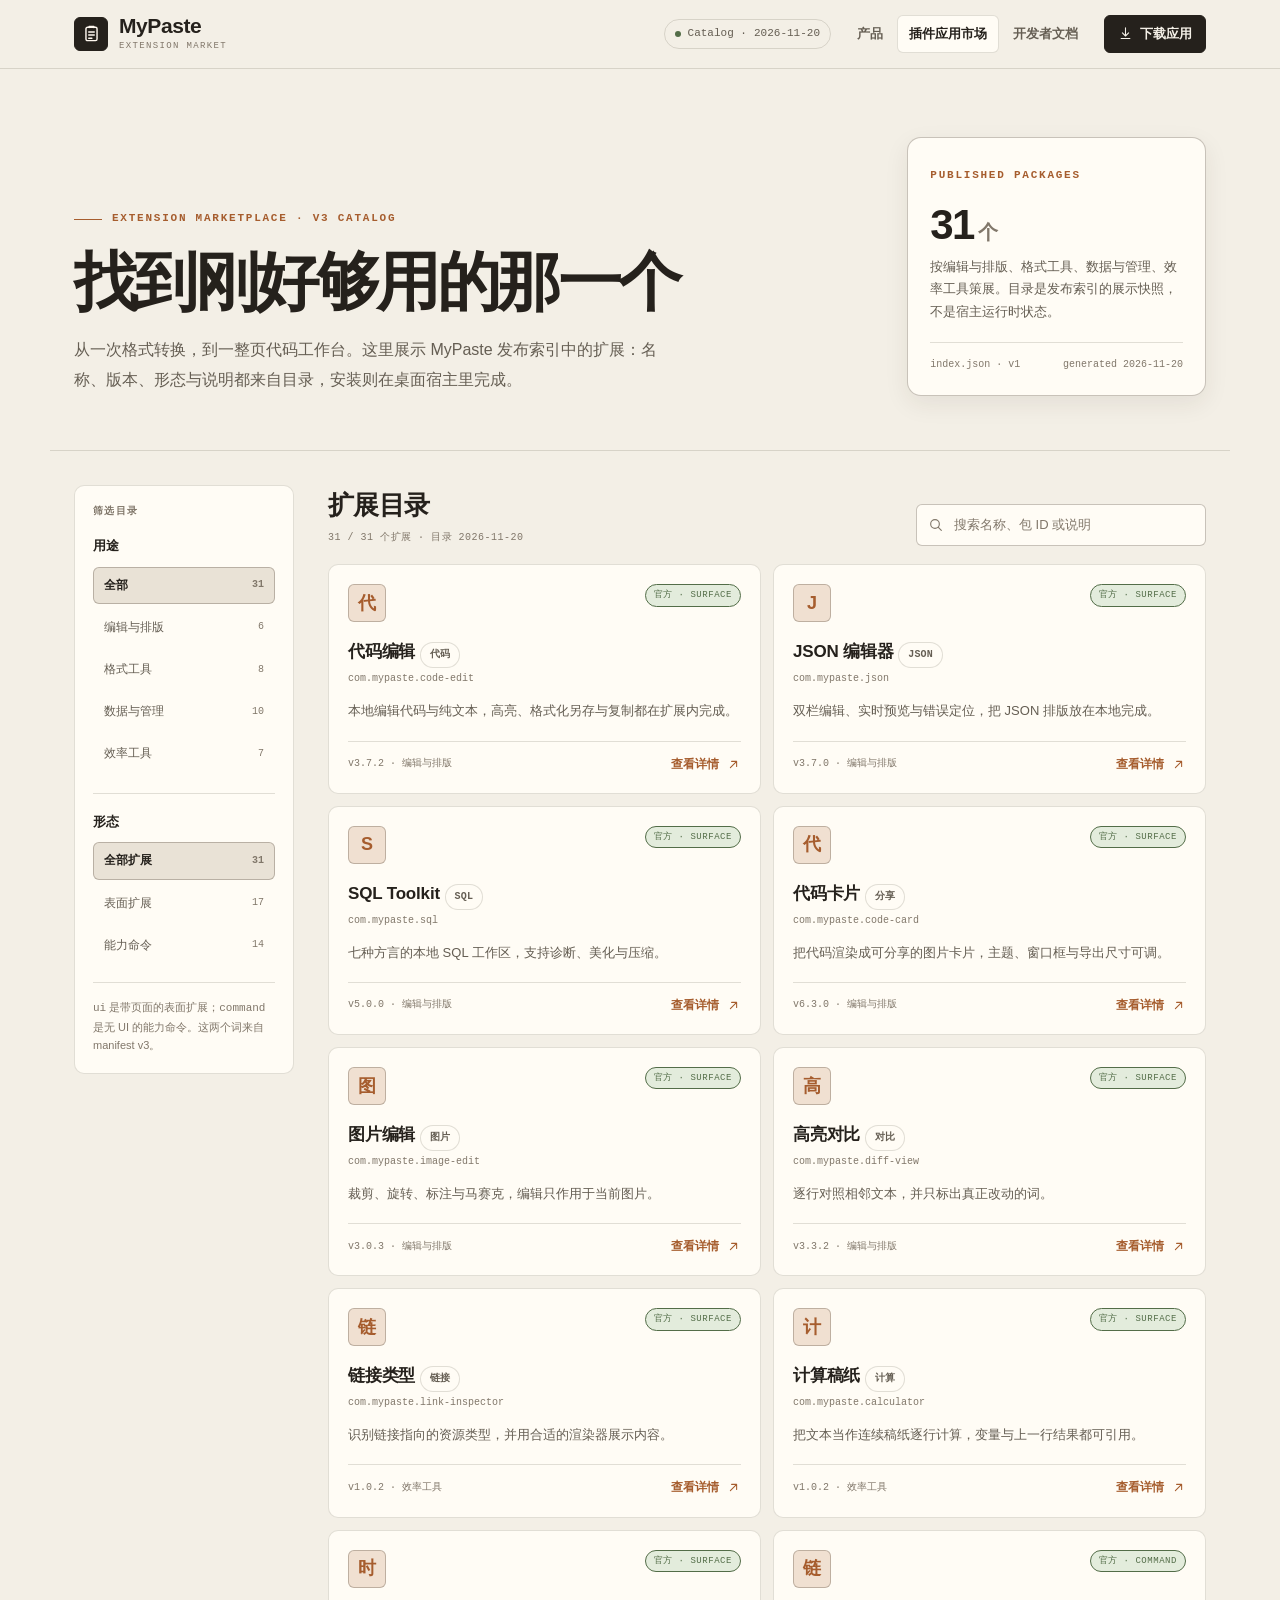
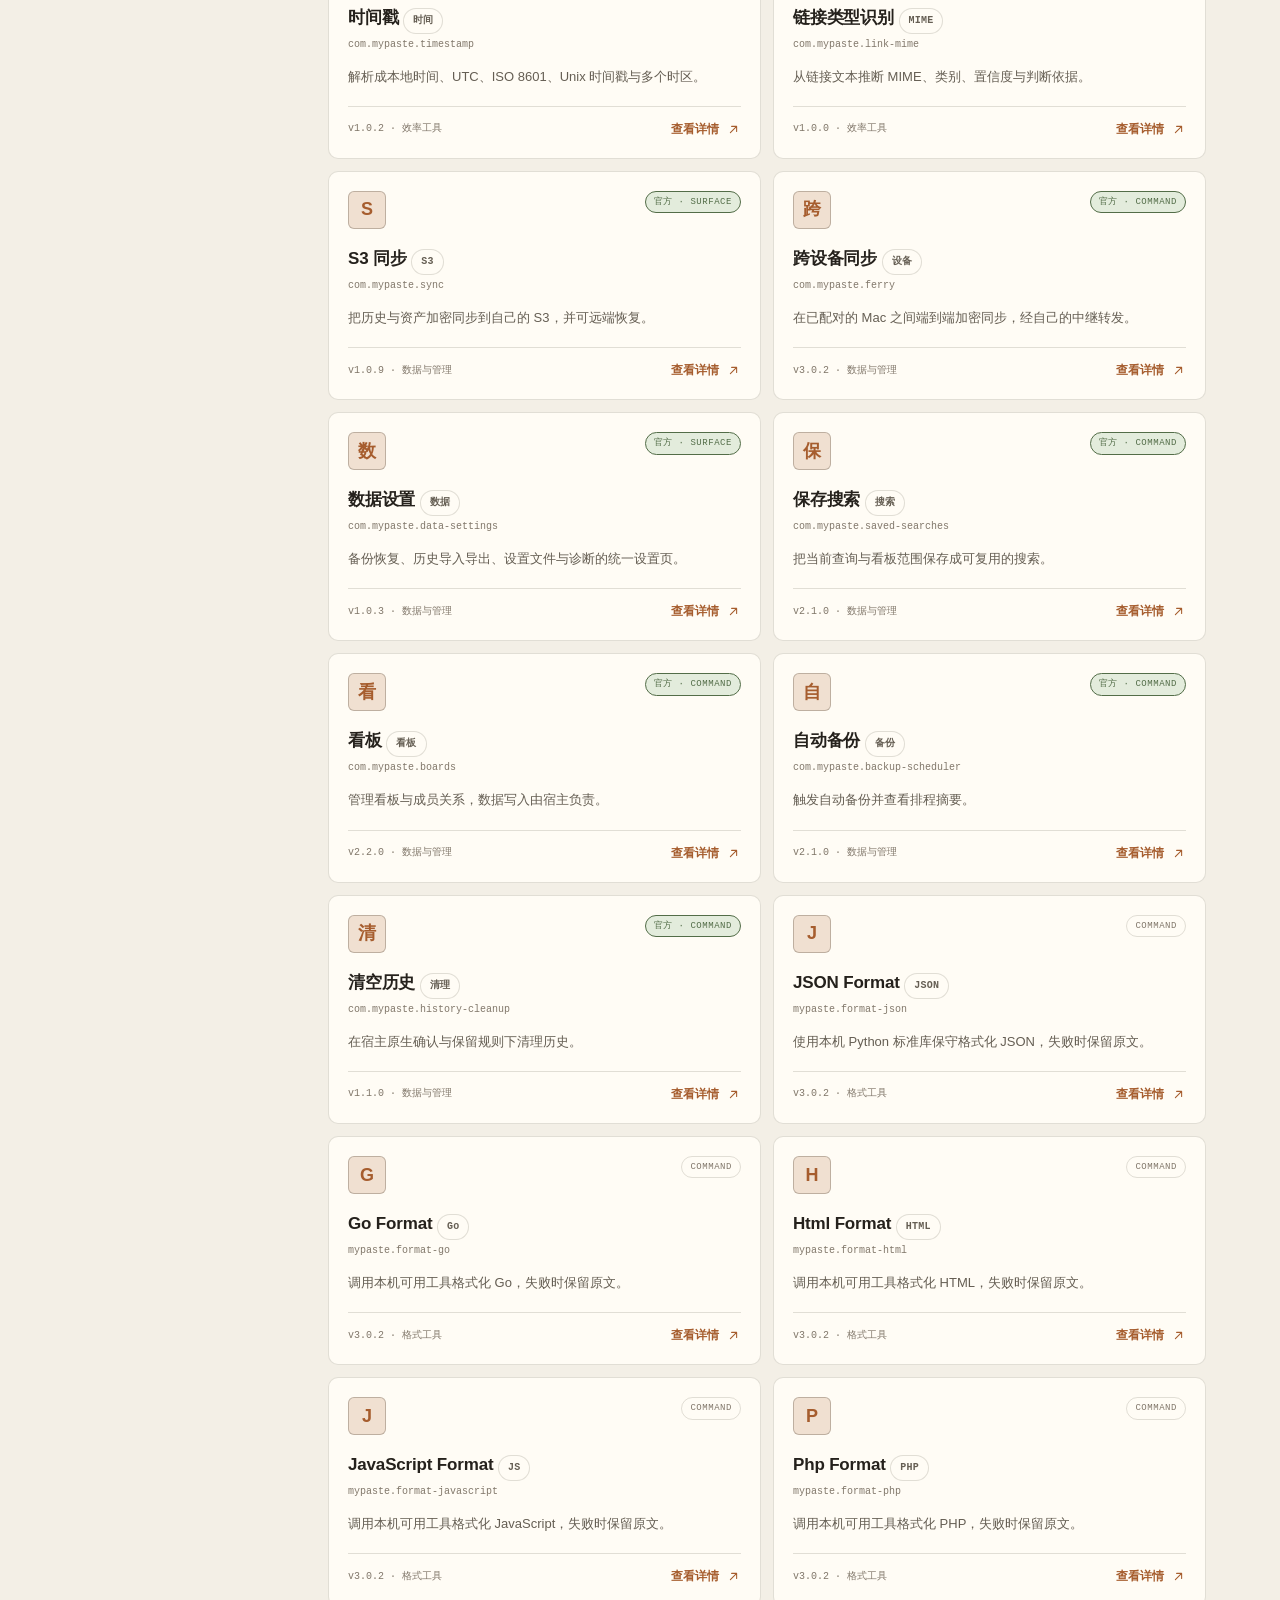
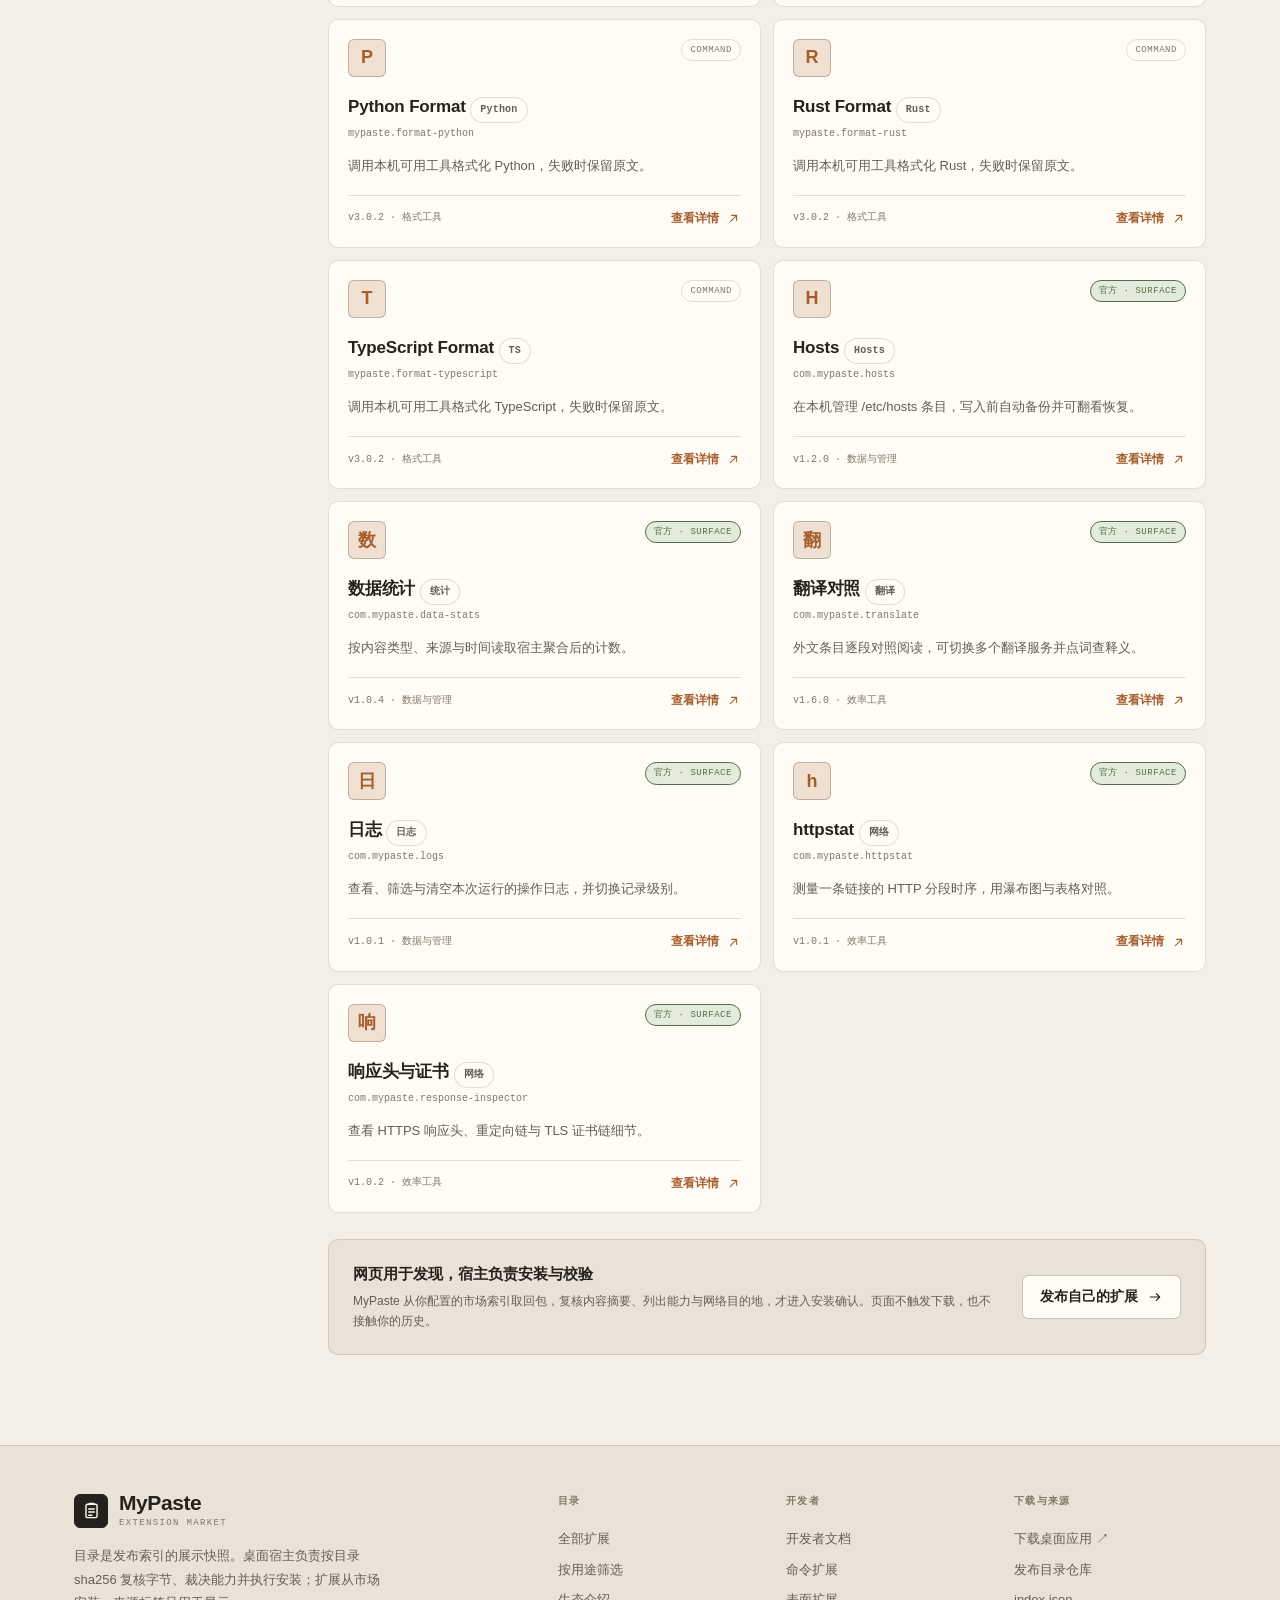
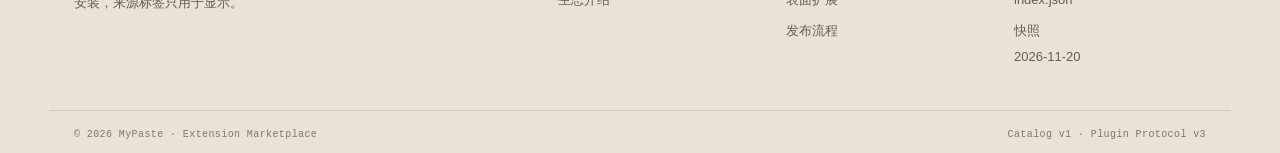
<file: plugins/index.html>
<!doctype html>
<html lang="zh-CN">
  <head>
    <meta charset="UTF-8" />
    <meta name="viewport" content="width=device-width, initial-scale=1.0" />
    <link rel="icon" href="../favicon.svg" type="image/svg+xml" />
    <meta name="description" content="MyPaste 插件应用市场：浏览代码编辑、JSON、SQL、格式化、同步、看板与效率工具等 31 个扩展。" />
    <title>插件应用市场 · MyPaste</title>
    <script type="module" crossorigin src="../assets/plugins-D7yFNdvS.js"></script>
    <link rel="modulepreload" crossorigin href="../assets/shared-BohMUnoR.js">
    <link rel="stylesheet" crossorigin href="../assets/shared-BGocAb-_.css">
  </head>
  <body data-page="plugins">
    <a class="skip-link" href="#main">跳到扩展目录</a>
    <svg aria-hidden="true" style="position:absolute;width:0;height:0;overflow:hidden">
      <symbol id="i-clipboard" viewBox="0 0 24 24"><rect x="5" y="4" width="14" height="17" rx="2"/><path d="M9 4.5V3h6v1.5M8.5 10h7M8.5 14h7M8.5 18h4"/></symbol>
      <symbol id="i-arrow" viewBox="0 0 24 24"><path d="M5 12h14M14 7l5 5-5 5"/></symbol>
      <symbol id="i-arrow-up-right" viewBox="0 0 24 24"><path d="M7 17 17 7M9 7h8v8"/></symbol>
      <symbol id="i-download" viewBox="0 0 24 24"><path d="M12 3v12M7 11l5 5 5-5M5 20h14"/></symbol><symbol id="i-search" viewBox="0 0 24 24"><circle cx="10.5" cy="10.5" r="6.5"/><path d="m15.5 15.5 4.5 4.5"/></symbol>
      <symbol id="i-x" viewBox="0 0 24 24"><path d="M6 6l12 12M18 6 6 18"/></symbol>
      <symbol id="i-book" viewBox="0 0 24 24"><path d="M4 5.5A2.5 2.5 0 0 1 6.5 3H20v16H6.5A2.5 2.5 0 0 0 4 21.5zM4 5.5v16M9 8h7M9 12h5"/></symbol>
    </svg>
    <header class="site-header">
      <div class="header-inner">
        <a class="brand" href="../" aria-label="MyPaste 首页">
          <span class="brand-mark"><svg class="icon"><use href="#i-clipboard" /></svg></span>
          <span><span class="brand-word">MyPaste</span><span class="brand-sub">Extension market</span></span>
        </a>
        <div class="header-right">
          <span class="protocol-chip">Catalog · <span data-catalog-date>2026-11-20</span></span>
          <nav class="site-nav" aria-label="主导航">
            <a class="nav-link" href="../">产品</a>
            <a class="nav-link" data-nav="plugins" href="./">插件应用市场</a>
            <a class="nav-link" data-nav="docs" href="../docs/">开发者文档</a>
          </nav>
          <a class="header-cta" href="https://github.com/mypaste/releases/releases/latest"><svg class="icon"><use href="#i-download" /></svg>下载应用</a>
        </div>
      </div>
    </header>

    <main id="main" class="page">
      <section class="market-hero">
        <div data-reveal><span class="eyebrow">Extension Marketplace · v3 catalog</span><h1>找到刚好够用的那一个</h1><p>从一次格式转换，到一整页代码工作台。这里展示 MyPaste 发布索引中的扩展：名称、版本、形态与说明都来自目录，安装则在桌面宿主里完成。</p></div>
        <aside class="market-feature" data-reveal data-delay="100"><span class="eyebrow is-plain">Published packages</span><strong><span data-catalog-count>31</span><span style="font-size:20px;color:var(--ink-faint)"> 个</span></strong><p>按编辑与排版、格式工具、数据与管理、效率工具策展。目录是发布索引的展示快照，不是宿主运行时状态。</p><div class="market-feature-meta"><span>index.json · v1</span><span>generated <span data-catalog-date>2026-11-20</span></span></div></aside>
      </section>

      <div class="market-shell">
        <aside class="filter-panel" id="filter-groups" aria-label="筛选扩展">
          <h2>筛选目录</h2>
          <div class="filter-group"><h3>用途</h3><div class="filter-options" id="category-options"></div></div>
          <div class="filter-group"><h3>形态</h3><div class="filter-options" id="kind-options"></div></div>
          <p class="filter-note"><code>ui</code> 是带页面的表面扩展；<code>command</code> 是无 UI 的能力命令。这两个词来自 manifest v3。</p>
        </aside>

        <section class="market-main" aria-labelledby="catalog-title">
          <div class="market-toolbar">
            <div><h2 id="catalog-title">扩展目录</h2><p id="result-count">加载目录…</p></div>
            <label class="search-field"><svg class="icon" aria-hidden="true"><use href="#i-search" /></svg><input id="extension-search" type="search" placeholder="搜索名称、包 ID 或说明" autocomplete="off" aria-label="搜索扩展" /></label>
          </div>
          <div class="extension-grid" id="extension-grid" aria-live="polite"></div>
          <div class="market-endnote" data-reveal><div><strong>网页用于发现，宿主负责安装与校验</strong><p>MyPaste 从你配置的市场索引取回包，复核内容摘要、列出能力与网络目的地，才进入安装确认。页面不触发下载，也不接触你的历史。</p></div><a class="button" href="../docs/#publish">发布自己的扩展 <svg class="icon"><use href="#i-arrow" /></svg></a></div>
        </section>
      </div>

      <dialog class="extension-dialog" id="extension-dialog" aria-labelledby="dialog-heading"><div class="dialog-inner" id="dialog-body"></div></dialog>
    </main>

    <footer class="site-footer">
      <div class="footer-inner">
        <div class="footer-brand"><a class="brand" href="../"><span class="brand-mark"><svg class="icon"><use href="#i-clipboard" /></svg></span><span><span class="brand-word">MyPaste</span><span class="brand-sub">Extension market</span></span></a><p>目录是发布索引的展示快照。桌面宿主负责按目录 sha256 复核字节、裁决能力并执行安装；扩展从市场安装，来源标签只用于显示。</p></div>
        <div class="footer-col"><h3>目录</h3><a href="./">全部扩展</a><a href="./#catalog-title">按用途筛选</a><a href="../#ecosystem">生态介绍</a></div>
        <div class="footer-col"><h3>开发者</h3><a href="../docs/">开发者文档</a><a href="../docs/#command">命令扩展</a><a href="../docs/#surface">表面扩展</a><a href="../docs/#publish">发布流程</a></div>
        <div class="footer-col"><h3>下载与来源</h3><a href="https://github.com/mypaste/releases/releases/latest">下载桌面应用 ↗</a><a href="https://github.com/mypaste/mypaste-extensions-catalog">发布目录仓库</a><a href="https://github.com/mypaste/mypaste-extensions-catalog/blob/main/index.json">index.json</a><span>快照 <span data-catalog-date>2026-11-20</span></span></div>
      </div>
      <div class="footer-bottom"><span>© <span data-year>2026</span> MyPaste · Extension Marketplace</span><span>Catalog v1 · Plugin Protocol v3</span></div>
    </footer>
  </body>
</html>
</file>
<file: assets/shared-BGocAb-_.css>
:root{color-scheme:light;--font-body: "Avenir Next", "SF Pro Display", "PingFang SC", "Hiragino Sans GB", sans-serif;--font-display: "Avenir Next", "SF Pro Display", "PingFang SC", sans-serif;--font-mono: "SF Mono", "Menlo", "PingFang SC", monospace;--paper: #f3efe6;--paper-deep: #e9e2d6;--card: #fffcf5;--card-strong: #fffdf8;--ink: #25211c;--ink-soft: #655e53;--ink-faint: #81776a;--line: rgba(73, 61, 47, .16);--line-strong: rgba(73, 61, 47, .3);--accent: #a65d2e;--accent-soft: #f0e0d1;--accent-ink: #fff8ef;--green: #536d48;--green-soft: #e3ecdc;--code-bg: #f7f2e9;--shadow-window: 0 26px 70px rgba(46, 34, 22, .16), 0 3px 10px rgba(46, 34, 22, .07);--shadow-small: 0 8px 24px rgba(46, 34, 22, .08);--radius-sm: 6px;--radius-md: 10px;--radius-lg: 14px;--radius-pill: 999px;--page-width: 1180px;--ease: cubic-bezier(.2, .8, .2, 1)}@media(prefers-color-scheme:dark){:root{color-scheme:dark;--paper: #1d1b18;--paper-deep: #25221e;--card: #27241f;--card-strong: #2e2a24;--ink: #f4efe5;--ink-soft: #c8bfb0;--ink-faint: #a69c8e;--line: rgba(238, 226, 207, .15);--line-strong: rgba(238, 226, 207, .3);--accent: #d99664;--accent-soft: rgba(217, 150, 100, .16);--accent-ink: #211914;--green: #a7c698;--green-soft: rgba(167, 198, 152, .12);--code-bg: #201e1a;--shadow-window: 0 26px 70px rgba(0, 0, 0, .34), 0 3px 10px rgba(0, 0, 0, .24);--shadow-small: 0 8px 24px rgba(0, 0, 0, .22)}}*,*:before,*:after{box-sizing:border-box}html{scroll-behavior:smooth;scroll-padding-top:92px}body{margin:0;min-width:320px;color:var(--ink);background-color:var(--paper);background-image:radial-gradient(rgba(73,61,47,.07) .6px,transparent .6px);background-size:18px 18px;font-family:var(--font-body);font-size:16px;line-height:1.6;-webkit-font-smoothing:antialiased;text-rendering:optimizeLegibility}@media(prefers-color-scheme:dark){body{background-image:radial-gradient(rgba(238,226,207,.06) .6px,transparent .6px)}}a{color:inherit;text-decoration:none}button,input{font:inherit}button{cursor:pointer}:focus-visible{outline:2px solid var(--accent);outline-offset:3px;border-radius:var(--radius-sm)}::selection{color:var(--accent-ink);background:var(--accent)}.icon{display:block;width:20px;height:20px;fill:none;stroke:currentColor;stroke-width:1.7;stroke-linecap:round;stroke-linejoin:round}.skip-link{position:fixed;z-index:100;top:10px;left:10px;padding:10px 14px;border:1px solid var(--line-strong);border-radius:var(--radius-sm);background:var(--card);transform:translateY(-160%)}.skip-link:focus{transform:translateY(0)}.site-header{position:sticky;z-index:30;top:0;border-bottom:1px solid var(--line);background:var(--paper)}.header-inner{display:flex;max-width:var(--page-width);min-height:68px;margin:0 auto;padding:10px 24px;align-items:center;justify-content:space-between;gap:24px}.brand{display:inline-flex;align-items:center;gap:11px;min-width:0}.brand-mark{display:grid;width:34px;height:34px;flex:0 0 auto;place-items:center;border:1px solid var(--ink);border-radius:var(--radius-sm);color:var(--accent-ink);background:var(--ink)}.brand-mark .icon{width:19px;height:19px;stroke-width:1.8}.brand-word{display:block;font-family:var(--font-display);font-size:21px;font-weight:700;letter-spacing:-.02em;line-height:1}.brand-sub{display:block;margin-top:3px;color:var(--ink-faint);font-family:var(--font-mono);font-size:9px;letter-spacing:.15em;text-transform:uppercase}.header-right{display:flex;align-items:center;gap:14px}.protocol-chip{display:inline-flex;padding:5px 10px;align-items:center;gap:7px;border:1px solid var(--line);border-radius:var(--radius-pill);color:var(--ink-soft);font-family:var(--font-mono);font-size:11px;white-space:nowrap}.protocol-chip:before{width:6px;height:6px;border-radius:50%;background:var(--green);content:""}.site-nav{display:flex;align-items:center;gap:2px}.nav-link{padding:8px 11px;border:1px solid transparent;border-radius:var(--radius-sm);color:var(--ink-soft);font-size:13px;font-weight:600;white-space:nowrap;transition:color .16s var(--ease),background .16s var(--ease)}.nav-link:hover,.nav-link.is-current{border-color:var(--line);color:var(--ink);background:var(--card)}.header-cta{display:inline-flex;padding:8px 13px;align-items:center;gap:7px;border:1px solid var(--ink);border-radius:var(--radius-sm);color:var(--paper);background:var(--ink);font-size:13px;font-weight:600;white-space:nowrap}.header-cta .icon{width:15px;height:15px}.page{min-height:70vh}.container{max-width:var(--page-width);margin:0 auto;padding-right:24px;padding-left:24px}.eyebrow{display:inline-flex;align-items:center;gap:10px;color:var(--accent);font-family:var(--font-mono);font-size:11px;font-weight:600;letter-spacing:.16em;text-transform:uppercase}.eyebrow:before{width:28px;height:1px;background:currentColor;content:""}.eyebrow.is-plain:before{display:none}.button{display:inline-flex;min-height:44px;padding:10px 17px;align-items:center;justify-content:center;gap:9px;border:1px solid var(--line-strong);border-radius:var(--radius-sm);color:var(--ink);background:var(--card);font-size:14px;font-weight:650;line-height:1.2;transition:transform .16s var(--ease),background .16s var(--ease),border-color .16s var(--ease)}.button:hover{border-color:var(--ink-faint);transform:translateY(-1px)}.button:active{transform:scale(.96)}.button .icon{width:16px;height:16px}.button-primary{border-color:var(--ink);color:var(--paper);background:var(--ink)}.button-primary:hover{border-color:var(--accent);background:var(--accent)}.button-quiet{border-color:transparent;background:transparent}.button-quiet:hover{border-color:var(--line)}.text-link{display:inline-flex;align-items:center;gap:7px;color:var(--accent);font-size:14px;font-weight:650}.text-link .icon{width:15px;height:15px;transition:transform .16s var(--ease)}.text-link:hover .icon{transform:translate(3px)}.section-index{display:block;color:var(--accent);font-family:var(--font-mono);font-size:12px;font-weight:700;letter-spacing:.12em}.section{padding-top:78px;padding-bottom:82px;border-top:1px solid var(--line)}.section-head{display:grid;grid-template-columns:minmax(170px,.55fr) minmax(0,1.45fr);gap:40px;margin-bottom:46px}.section-head h2{max-width:13em;margin:14px 0 0;font-family:var(--font-display);font-size:clamp(35px,4.6vw,56px);font-weight:700;letter-spacing:-.045em;line-height:1.08}.section-head p{max-width:38em;margin:0;align-self:end;color:var(--ink-soft);font-size:16px;line-height:1.9}.section-head .section-index{padding-top:7px;border-top:1px solid var(--line-strong)}.hero{display:grid;max-width:var(--page-width);margin:0 auto;padding:76px 24px 94px;grid-template-columns:minmax(0,1fr) minmax(430px,.92fr);align-items:center;gap:56px}.hero h1{max-width:9em;margin:22px 0;font-family:var(--font-display);font-size:clamp(52px,6.3vw,82px);font-weight:700;letter-spacing:-.055em;line-height:1.02}.hero h1 .marked{position:relative;display:inline-block;color:var(--accent)}.hero h1 .marked:after{position:absolute;right:0;bottom:-4px;left:0;height:5px;border-radius:var(--radius-pill);background:var(--accent);content:"";opacity:.24}.hero-lede{max-width:34em;margin:0;color:var(--ink-soft);font-size:17px;line-height:1.9}.hero-actions{display:flex;margin-top:32px;flex-wrap:wrap;gap:11px}.hero-facts{display:grid;margin-top:46px;padding-top:24px;border-top:1px solid var(--line);grid-template-columns:repeat(3,minmax(0,1fr));gap:20px}.fact-value{display:block;font-family:var(--font-display);font-size:27px;font-weight:700;letter-spacing:-.03em;line-height:1.1}.fact-label{display:block;margin-top:7px;color:var(--ink-faint);font-size:12px;line-height:1.5}.hero-visual{position:relative}.hero-visual:before{position:absolute;inset:28px -18px -22px 34px;border:1px solid var(--line-strong);border-radius:var(--radius-lg);content:""}.protocol-stamp{position:absolute;z-index:2;right:-18px;bottom:-26px;display:grid;width:128px;height:128px;place-items:center;border:1px solid var(--line-strong);border-radius:50%;color:var(--accent-ink);background:var(--accent);box-shadow:var(--shadow-small);text-align:center;transform:rotate(-9deg)}.protocol-stamp strong{display:block;font-family:var(--font-display);font-size:38px;line-height:1}.protocol-stamp span{display:block;margin-top:6px;font-family:var(--font-mono);font-size:9px;letter-spacing:.13em;text-transform:uppercase}.window-frame{position:relative;z-index:1;overflow:hidden;border:1px solid var(--line-strong);border-radius:var(--radius-lg);background:var(--card);box-shadow:var(--shadow-window)}.window-titlebar{display:flex;min-height:40px;padding:9px 14px;align-items:center;justify-content:space-between;gap:16px;border-bottom:1px solid var(--line);background:var(--paper-deep)}.window-dots{display:flex;gap:6px}.window-dot{width:8px;height:8px;border-radius:50%;background:var(--line-strong)}.window-dot:first-child{background:var(--accent)}.window-caption{color:var(--ink-faint);font-family:var(--font-mono);font-size:10px;letter-spacing:.08em;text-transform:uppercase}.window-body{padding:18px}.dock-toolbar{display:flex;padding-bottom:15px;align-items:center;justify-content:space-between;gap:12px;border-bottom:1px solid var(--line)}.dock-search{display:flex;min-width:0;padding:8px 10px;flex:1;align-items:center;gap:9px;border:1px solid var(--line);border-radius:var(--radius-sm);color:var(--ink-faint);background:var(--paper);font-size:12px}.dock-search .icon{width:15px;height:15px;flex:0 0 auto}.kbd{padding:3px 6px;border:1px solid var(--line);border-radius:var(--radius-sm);color:var(--ink-soft);background:var(--card);font-family:var(--font-mono);font-size:10px;white-space:nowrap}.dock-grid{display:grid;margin-top:15px;grid-template-columns:repeat(2,minmax(0,1fr));gap:10px}.dock-card{min-height:100px;padding:13px;border:1px solid var(--line);border-radius:var(--radius-md);background:var(--card-strong)}.dock-card.wide{grid-column:1 / -1;min-height:86px;border-color:var(--ink);color:var(--paper);background:var(--ink)}.dock-card-label{display:flex;margin-bottom:11px;align-items:center;justify-content:space-between;color:var(--ink-faint);font-family:var(--font-mono);font-size:9px;letter-spacing:.1em;text-transform:uppercase}.dock-card.wide .dock-card-label{color:var(--paper);opacity:.7}.dock-card-title{font-size:14px;font-weight:650;line-height:1.4}.dock-card-code{margin-top:6px;color:var(--ink-soft);font-family:var(--font-mono);font-size:11px;line-height:1.5}.dock-card.wide .dock-card-code{color:var(--paper);opacity:.72}.dock-footer{display:flex;margin-top:16px;padding-top:12px;align-items:center;justify-content:space-between;gap:10px;border-top:1px solid var(--line);color:var(--ink-faint);font-family:var(--font-mono);font-size:10px}.dock-footer span:last-child{color:var(--accent)}.boundary-list{border-top:1px solid var(--line)}.boundary-row{display:grid;padding:38px 0;grid-template-columns:74px minmax(0,1fr) minmax(0,1.1fr);align-items:center;gap:32px;border-bottom:1px solid var(--line)}.boundary-number{align-self:start;color:var(--accent);font-family:var(--font-mono);font-size:13px;font-weight:700;letter-spacing:.08em}.boundary-copy h3{margin:0 0 12px;font-family:var(--font-display);font-size:clamp(25px,3vw,36px);font-weight:700;letter-spacing:-.035em;line-height:1.15}.boundary-copy p{max-width:27em;margin:0;color:var(--ink-soft);font-size:15px;line-height:1.85}.boundary-tags{display:flex;margin-top:20px;flex-wrap:wrap;gap:7px}.tag{display:inline-flex;padding:4px 9px;align-items:center;border:1px solid var(--line);border-radius:var(--radius-pill);color:var(--ink-soft);background:var(--card);font-family:var(--font-mono);font-size:10px;letter-spacing:.02em;white-space:nowrap}.tag-strong{border-color:var(--accent);color:var(--accent);background:var(--accent-soft)}.mini-window{border:1px solid var(--line-strong);border-radius:var(--radius-md);background:var(--card);box-shadow:var(--shadow-small)}.mini-titlebar{display:flex;padding:9px 12px;align-items:center;justify-content:space-between;border-bottom:1px solid var(--line);color:var(--ink-faint);font-family:var(--font-mono);font-size:9px;letter-spacing:.08em;text-transform:uppercase}.manifest-lines{margin:0;padding:17px 18px;color:var(--ink-soft);font-family:var(--font-mono);font-size:11px;line-height:1.95}.manifest-lines b{color:var(--accent);font-weight:600}.manifest-lines em{color:var(--green);font-style:normal}.service-map{display:grid;padding:18px;grid-template-columns:repeat(2,minmax(0,1fr));gap:8px}.service-map span{padding:9px 10px;border:1px solid var(--line);border-radius:var(--radius-sm);color:var(--ink-soft);background:var(--paper);font-family:var(--font-mono);font-size:10px;text-align:center}.service-map span:nth-child(3n){border-color:var(--line-strong)}.trust-panel{display:grid;padding:20px;grid-template-columns:1fr auto;gap:18px;align-items:center}.trust-panel strong{display:block;font-size:15px}.trust-panel p{margin:5px 0 0;color:var(--ink-soft);font-size:12px;line-height:1.6}.trust-toggle{display:flex;width:46px;height:26px;padding:3px;align-items:center;justify-content:flex-end;border-radius:var(--radius-pill);background:var(--green)}.trust-toggle:after{width:20px;height:20px;border-radius:50%;background:var(--card);content:""}.showcase{display:grid;grid-template-columns:repeat(4,minmax(0,1fr));gap:12px}.showcase-item{display:flex;min-height:172px;padding:20px;flex-direction:column;justify-content:space-between;border:1px solid var(--line);border-radius:var(--radius-md);background:var(--card);transition:transform .16s var(--ease),border-color .16s var(--ease)}.showcase-item:hover{border-color:var(--line-strong);transform:translateY(-2px)}.showcase-item.feature{grid-column:span 2;border-color:var(--ink);color:var(--paper);background:var(--ink)}.showcase-item.feature .showcase-kind,.showcase-item.feature p{color:var(--paper);opacity:.7}.showcase-kind{color:var(--accent);font-family:var(--font-mono);font-size:10px;letter-spacing:.12em;text-transform:uppercase}.showcase-item strong{display:block;margin-top:26px;font-family:var(--font-display);font-size:24px;letter-spacing:-.02em}.showcase-item.feature strong{font-size:31px}.showcase-item p{margin:8px 0 0;color:var(--ink-soft);font-size:13px;line-height:1.65}.showcase-foot{display:flex;margin-top:26px;align-items:center;justify-content:space-between;gap:20px}.showcase-foot p{margin:0;color:var(--ink-faint);font-size:13px}.steps{display:grid;grid-template-columns:repeat(3,minmax(0,1fr));border-top:1px solid var(--line-strong);border-bottom:1px solid var(--line-strong)}.step{padding:30px 28px 34px;border-right:1px solid var(--line)}.step:last-child{border-right:0}.step-number{display:grid;width:34px;height:34px;place-items:center;border:1px solid var(--line-strong);border-radius:var(--radius-sm);color:var(--accent);font-family:var(--font-mono);font-size:12px;font-weight:700}.step h3{margin:24px 0 10px;font-family:var(--font-display);font-size:23px;letter-spacing:-.02em}.step p{margin:0;color:var(--ink-soft);font-size:14px;line-height:1.8}.step .text-link{margin-top:18px}.cta-strip{display:grid;max-width:var(--page-width);margin:0 auto 86px;padding:44px 48px;grid-template-columns:minmax(0,1.3fr) auto;align-items:center;gap:32px;border:1px solid var(--ink);border-radius:var(--radius-lg);color:var(--paper);background:var(--ink)}.cta-strip .eyebrow{color:var(--accent)}.cta-strip h2{margin:13px 0 0;font-family:var(--font-display);font-size:clamp(30px,4vw,46px);letter-spacing:-.04em;line-height:1.15}.cta-strip .button{border-color:var(--paper);color:var(--ink);background:var(--paper)}.cta-strip .button:hover{border-color:var(--accent);color:var(--accent-ink);background:var(--accent)}.site-footer{border-top:1px solid var(--line);background:var(--paper-deep)}.footer-inner{display:grid;max-width:var(--page-width);margin:0 auto;padding:46px 24px 32px;grid-template-columns:1.4fr repeat(3,minmax(120px,.6fr));gap:36px}.footer-brand p{max-width:24em;margin:14px 0 0;color:var(--ink-soft);font-size:13px;line-height:1.8}.footer-col h3{margin:2px 0 14px;color:var(--ink-faint);font-family:var(--font-mono);font-size:10px;letter-spacing:.13em;text-transform:uppercase}.footer-col a,.footer-col span{display:block;padding:5px 0;color:var(--ink-soft);font-size:13px}.footer-col a:hover{color:var(--accent)}.footer-bottom{display:flex;max-width:var(--page-width);margin:0 auto;padding:16px 24px 26px;justify-content:space-between;gap:20px;border-top:1px solid var(--line);color:var(--ink-faint);font-family:var(--font-mono);font-size:10px;letter-spacing:.04em}.docs-hero{display:grid;max-width:var(--page-width);margin:0 auto;padding:68px 24px 48px;grid-template-columns:minmax(0,1.3fr) minmax(260px,.7fr);align-items:end;gap:56px}.docs-hero h1{margin:20px 0 18px;font-family:var(--font-display);font-size:clamp(48px,6vw,76px);letter-spacing:-.055em;line-height:1.03}.docs-hero>div>p{max-width:38em;margin:0;color:var(--ink-soft);font-size:16px;line-height:1.9}.spec-card{padding:20px;border:1px solid var(--line-strong);border-radius:var(--radius-md);background:var(--card);box-shadow:var(--shadow-small)}.spec-card dl{display:grid;margin:0;grid-template-columns:auto 1fr;gap:10px 18px;font-size:12px}.spec-card dt{color:var(--ink-faint);font-family:var(--font-mono)}.spec-card dd{margin:0;font-weight:650;text-align:right}.spec-card .spec-note{margin:16px 0 0;padding-top:14px;border-top:1px solid var(--line);color:var(--ink-soft);font-size:12px;line-height:1.7}.docs-shell{display:grid;max-width:var(--page-width);margin:0 auto;padding:28px 24px 90px;grid-template-columns:210px minmax(0,1fr);gap:56px;border-top:1px solid var(--line)}.docs-sidebar{position:sticky;top:92px;align-self:start;padding-left:18px;border-left:1px solid var(--line-strong)}.docs-sidebar h2{margin:0 0 13px;color:var(--ink-faint);font-family:var(--font-mono);font-size:10px;letter-spacing:.14em;text-transform:uppercase}.doc-toc{display:grid;gap:1px}.doc-toc a{padding:7px 9px;border-left:2px solid transparent;border-radius:0 var(--radius-sm) var(--radius-sm) 0;color:var(--ink-soft);font-size:13px;transition:color .16s var(--ease),background .16s var(--ease)}.doc-toc a:hover,.doc-toc a.is-active{border-left-color:var(--accent);color:var(--ink);background:var(--card)}.doc-toc a span{display:inline-block;min-width:28px;color:var(--accent);font-family:var(--font-mono);font-size:10px}.doc-sidebar-note{margin:22px 0 0;padding:13px;border:1px solid var(--line);border-radius:var(--radius-sm);color:var(--ink-faint);background:var(--card);font-size:11px;line-height:1.7}.doc-article{min-width:0}.doc-section{padding:50px 0 54px;border-bottom:1px solid var(--line);scroll-margin-top:90px}.doc-section:first-child{padding-top:28px}.doc-section .section-index{margin-bottom:14px}.doc-section h2{margin:0 0 18px;font-family:var(--font-display);font-size:clamp(32px,4vw,44px);letter-spacing:-.04em;line-height:1.15}.doc-section h3{margin:34px 0 12px;font-size:18px;letter-spacing:-.01em}.doc-section p{max-width:42em;color:var(--ink-soft);font-size:15px;line-height:1.9}.doc-lead{color:var(--ink)!important;font-size:17px!important}.doc-section ul{max-width:42em;padding-left:1.2em;color:var(--ink-soft);font-size:15px;line-height:1.9}.doc-section li+li{margin-top:7px}.doc-section code,.doc-section td code,.inline-code{padding:1px 5px;border:1px solid var(--line);border-radius:var(--radius-sm);color:var(--accent);background:var(--code-bg);font-family:var(--font-mono);font-size:.88em}.callout{margin:26px 0 0;padding:17px 20px;border-left:3px solid var(--accent);border-radius:0 var(--radius-sm) var(--radius-sm) 0;background:var(--card)}.callout strong{display:block;margin-bottom:4px;font-size:14px}.callout p{margin:0;font-size:13px}.callout-green{border-left-color:var(--green);background:var(--green-soft)}.code-block{margin:24px 0 0;overflow:hidden;border:1px solid var(--line-strong);border-radius:var(--radius-md);background:var(--code-bg)}.code-head{display:flex;min-height:38px;padding:7px 10px 7px 15px;align-items:center;justify-content:space-between;gap:14px;border-bottom:1px solid var(--line);color:var(--ink-faint);font-family:var(--font-mono);font-size:10px;letter-spacing:.06em}.copy-button{padding:5px 9px;border:1px solid var(--line);border-radius:var(--radius-sm);color:var(--ink-soft);background:var(--card);font-family:var(--font-mono);font-size:10px}.copy-button.is-copied{border-color:var(--green);color:var(--green)}.code-block pre{margin:0;padding:18px 20px 20px;overflow-x:auto;color:var(--ink);font-family:var(--font-mono);font-size:12px;line-height:1.85;tab-size:2}.token-key{color:var(--accent)}.token-string{color:var(--green)}.token-comment{color:var(--ink-faint)}.token-number{color:#8a5a9e}.field-table-wrap{margin-top:24px;overflow-x:auto;border:1px solid var(--line);border-radius:var(--radius-md);background:var(--card)}.field-table{width:100%;min-width:580px;border-collapse:collapse;font-size:13px}.field-table th,.field-table td{padding:13px 16px;border-bottom:1px solid var(--line);text-align:left;vertical-align:top}.field-table th{color:var(--ink-faint);font-family:var(--font-mono);font-size:10px;font-weight:600;letter-spacing:.08em;text-transform:uppercase}.field-table tr:last-child td{border-bottom:0}.field-table td:first-child{color:var(--ink);font-family:var(--font-mono);font-size:12px;white-space:nowrap}.field-table td:nth-child(2){color:var(--ink-soft);line-height:1.7}.service-grid{display:grid;margin-top:24px;grid-template-columns:repeat(2,minmax(0,1fr));gap:1px;border:1px solid var(--line);border-radius:var(--radius-md);overflow:hidden;background:var(--line)}.service-item{padding:15px 17px;background:var(--card)}.service-item code{font-family:var(--font-mono);font-size:12px;font-weight:650}.service-item p{margin:5px 0 0;font-size:12px;line-height:1.65}.service-item.locked{background:var(--paper-deep)}.service-item.locked code:after{margin-left:8px;padding:2px 6px;border-radius:var(--radius-pill);color:var(--accent-ink);background:var(--accent);font-family:var(--font-body);font-size:9px;content:"官方"}.doc-next{display:flex;margin-top:36px;padding-top:26px;align-items:center;justify-content:space-between;gap:20px;border-top:1px solid var(--line)}.doc-next p{margin:0;color:var(--ink-faint);font-size:13px}.market-hero{display:grid;max-width:var(--page-width);margin:0 auto;padding:68px 24px 54px;grid-template-columns:minmax(0,1.45fr) minmax(280px,.55fr);align-items:end;gap:46px}.market-hero h1{margin:20px 0 18px;font-family:var(--font-display);font-size:clamp(44px,5.2vw,64px);letter-spacing:-.055em;line-height:1.08;text-wrap:balance}.market-hero>div>p{max-width:37em;margin:0;color:var(--ink-soft);font-size:16px;line-height:1.9}.market-feature{padding:22px;border:1px solid var(--line-strong);border-radius:var(--radius-lg);background:var(--card);box-shadow:var(--shadow-small)}.market-feature .eyebrow{color:var(--accent)}.market-feature strong{display:block;margin-top:18px;font-family:var(--font-display);font-size:42px;letter-spacing:-.04em;line-height:1}.market-feature p{margin:10px 0 0;color:var(--ink-soft);font-size:13px;line-height:1.75}.market-feature-meta{display:flex;margin-top:18px;padding-top:14px;justify-content:space-between;gap:16px;border-top:1px solid var(--line);color:var(--ink-faint);font-family:var(--font-mono);font-size:10px}.market-shell{display:grid;max-width:var(--page-width);margin:0 auto;padding:34px 24px 90px;grid-template-columns:220px minmax(0,1fr);gap:34px;border-top:1px solid var(--line)}.filter-panel{position:sticky;top:92px;align-self:start;padding:18px;border:1px solid var(--line);border-radius:var(--radius-md);background:var(--card)}.filter-panel h2{margin:0 0 16px;color:var(--ink-faint);font-family:var(--font-mono);font-size:10px;letter-spacing:.13em;text-transform:uppercase}.filter-group+.filter-group{margin-top:20px;padding-top:18px;border-top:1px solid var(--line)}.filter-group h3{margin:0 0 10px;font-size:13px}.filter-options{display:grid;gap:5px}.filter-chip{display:flex;width:100%;padding:8px 10px;align-items:center;justify-content:space-between;gap:8px;border:1px solid transparent;border-radius:var(--radius-sm);color:var(--ink-soft);background:transparent;font-size:12px;text-align:left;transition:background .14s var(--ease),border-color .14s var(--ease)}.filter-chip:hover{border-color:var(--line);background:var(--paper)}.filter-chip[aria-pressed=true]{border-color:var(--line-strong);color:var(--ink);background:var(--paper-deep);font-weight:650}.filter-chip small{color:var(--ink-faint);font-family:var(--font-mono);font-size:10px}.filter-note{margin:18px 0 0;padding-top:15px;border-top:1px solid var(--line);color:var(--ink-faint);font-size:11px;line-height:1.7}.market-main{min-width:0}.market-toolbar{display:flex;margin-bottom:18px;align-items:end;justify-content:space-between;gap:20px}.market-toolbar h2{margin:0;font-family:var(--font-display);font-size:26px;letter-spacing:-.025em}.market-toolbar p{margin:4px 0 0;color:var(--ink-faint);font-family:var(--font-mono);font-size:10px;letter-spacing:.05em}.search-field{display:flex;width:min(290px,100%);padding:9px 11px;align-items:center;gap:8px;border:1px solid var(--line-strong);border-radius:var(--radius-sm);background:var(--card)}.search-field .icon{width:16px;height:16px;flex:0 0 auto;color:var(--ink-faint)}.search-field input{width:100%;border:0;outline:0;color:var(--ink);background:transparent;font-size:13px}.search-field input::placeholder{color:var(--ink-faint)}.extension-grid{display:grid;grid-template-columns:repeat(2,minmax(0,1fr));gap:12px}.extension-card{display:flex;min-height:216px;padding:19px;flex-direction:column;border:1px solid var(--line);border-radius:var(--radius-md);color:var(--ink);background:var(--card);text-align:left;transition:transform .16s var(--ease),border-color .16s var(--ease),box-shadow .16s var(--ease)}.extension-card:hover{border-color:var(--line-strong);box-shadow:var(--shadow-small);transform:translateY(-2px)}.extension-card:active{transform:scale(.99)}.ext-head{display:flex;align-items:flex-start;justify-content:space-between;gap:14px}.ext-mark{display:grid;width:38px;height:38px;flex:0 0 auto;place-items:center;border:1px solid var(--line-strong);border-radius:var(--radius-sm);color:var(--accent);background:var(--accent-soft);font-family:var(--font-display);font-size:18px;font-weight:700}.ext-badge{padding:3px 8px;border:1px solid var(--line);border-radius:var(--radius-pill);color:var(--ink-faint);font-family:var(--font-mono);font-size:9px;letter-spacing:.06em;text-transform:uppercase;white-space:nowrap}.ext-badge-official{border-color:var(--green);color:var(--green);background:var(--green-soft)}.extension-card h3{margin:16px 0 3px;font-size:17px;letter-spacing:-.01em}.ext-id{overflow-wrap:anywhere;color:var(--ink-faint);font-family:var(--font-mono);font-size:10px}.ext-summary{margin:13px 0 18px;color:var(--ink-soft);font-size:13px;line-height:1.7}.ext-footer{display:flex;margin-top:auto;padding-top:13px;align-items:center;justify-content:space-between;gap:10px;border-top:1px solid var(--line);color:var(--ink-faint);font-family:var(--font-mono);font-size:10px}.ext-footer .text-link{font-family:var(--font-body);font-size:12px}.empty-state{grid-column:1 / -1;padding:60px 20px;border:1px dashed var(--line-strong);border-radius:var(--radius-md);color:var(--ink-soft);background:var(--card);text-align:center}.empty-state strong{display:block;margin-bottom:6px;color:var(--ink);font-family:var(--font-display);font-size:22px}.market-endnote{display:grid;margin-top:26px;padding:22px 24px;grid-template-columns:minmax(0,1fr) auto;align-items:center;gap:24px;border:1px solid var(--line);border-radius:var(--radius-md);background:var(--paper-deep)}.market-endnote strong{display:block;font-size:15px}.market-endnote p{margin:5px 0 0;color:var(--ink-soft);font-size:12px;line-height:1.7}.extension-dialog{width:min(620px,calc(100vw - 32px));max-height:min(80vh,720px);padding:0;border:1px solid var(--line-strong);border-radius:var(--radius-lg);color:var(--ink);background:var(--card);box-shadow:var(--shadow-window)}.extension-dialog::backdrop{background:#1e191385}.dialog-inner{padding:26px}.dialog-top{display:flex;align-items:flex-start;justify-content:space-between;gap:18px}.dialog-close{display:grid;width:32px;height:32px;flex:0 0 auto;place-items:center;border:1px solid var(--line);border-radius:var(--radius-sm);color:var(--ink-soft);background:var(--paper)}.dialog-close .icon{width:16px;height:16px}.extension-dialog h2{margin:18px 0 4px;font-family:var(--font-display);font-size:32px;letter-spacing:-.035em}.dialog-id{color:var(--ink-faint);font-family:var(--font-mono);font-size:11px}.dialog-meta{display:flex;margin:20px 0;padding:13px 0;flex-wrap:wrap;gap:8px;border-top:1px solid var(--line);border-bottom:1px solid var(--line)}.dialog-description{max-height:210px;overflow-y:auto;color:var(--ink-soft);font-size:14px;line-height:1.9}.dialog-actions{display:flex;margin-top:24px;justify-content:flex-end;gap:9px}.dialog-hint{margin:14px 0 0;color:var(--ink-faint);font-size:11px;line-height:1.7}.has-reveal [data-reveal]{opacity:0;transform:translateY(16px);transition:opacity .52s var(--ease) var(--reveal-delay, 0ms),transform .52s var(--ease) var(--reveal-delay, 0ms)}.has-reveal [data-reveal].is-visible{opacity:1;transform:translateY(0)}@media(prefers-reduced-motion:reduce){html{scroll-behavior:auto}*,*:before,*:after{transition-duration:.01ms!important;animation-duration:.01ms!important}.has-reveal [data-reveal]{opacity:1;transform:none}}@media(max-width:1000px){.protocol-chip{display:none}.hero,.docs-hero,.market-hero{grid-template-columns:minmax(0,1fr) minmax(340px,.9fr);gap:36px}.hero h1,.docs-hero h1,.market-hero h1{font-size:clamp(46px,6.8vw,66px)}.boundary-row{grid-template-columns:50px minmax(0,1fr) minmax(0,1fr);gap:20px}.docs-shell,.market-shell{grid-template-columns:180px minmax(0,1fr);gap:32px}.footer-inner{grid-template-columns:1.5fr repeat(3,minmax(100px,.7fr));gap:20px}}@media(max-width:760px){.header-inner{min-height:60px;padding:8px 16px;flex-wrap:wrap;gap:8px}.header-right{width:100%;justify-content:space-between;gap:8px}.site-nav{flex:1;justify-content:space-between}.nav-link{padding:6px 7px;font-size:12px}.header-cta{display:none}.container,.hero,.docs-hero,.market-hero,.docs-shell,.market-shell{padding-right:18px;padding-left:18px}.hero,.docs-hero,.market-hero,.section-head,.cta-strip,.footer-inner{grid-template-columns:1fr}.hero{padding-top:46px;padding-bottom:72px;gap:46px}.hero h1,.docs-hero h1,.market-hero h1{max-width:10em;font-size:clamp(46px,12vw,64px)}.hero-visual:before{inset:20px -8px -14px 18px}.protocol-stamp{right:-4px;bottom:-42px;width:96px;height:96px}.protocol-stamp strong{font-size:28px}.section{padding-top:58px;padding-bottom:62px}.section-head{gap:22px;margin-bottom:32px}.section-head h2{font-size:clamp(34px,9vw,48px)}.boundary-row{grid-template-columns:42px minmax(0,1fr);gap:16px;padding:30px 0}.boundary-visual{grid-column:2}.showcase{grid-template-columns:repeat(2,minmax(0,1fr))}.showcase-item.feature{grid-column:1 / -1}.steps{grid-template-columns:1fr}.step{border-right:0;border-bottom:1px solid var(--line)}.step:last-child{border-bottom:0}.cta-strip{margin-right:18px;margin-left:18px;padding:32px 26px;gap:24px}.footer-inner{padding-top:36px;gap:28px}.footer-bottom{flex-direction:column;gap:6px}.docs-hero,.market-hero{padding-top:48px;padding-bottom:34px;gap:30px}.docs-shell,.market-shell{display:block;padding-top:0;border-top:0}.docs-sidebar,.filter-panel{position:static;margin:0 -18px 24px;padding:16px 18px;border:0;border-bottom:1px solid var(--line);border-radius:0;background:var(--paper-deep)}.docs-sidebar{border-left:0}.docs-sidebar h2,.docs-sidebar .doc-sidebar-note,.filter-panel h2,.filter-panel .filter-note{display:none}.doc-toc{display:flex;overflow-x:auto;gap:3px;scrollbar-width:thin}.doc-toc a{flex:0 0 auto;border-left:0;border-bottom:2px solid transparent;border-radius:var(--radius-sm) var(--radius-sm) 0 0;font-size:12px}.doc-toc a:hover,.doc-toc a.is-active{border-left:0;border-bottom-color:var(--accent)}.filter-options{display:flex;overflow-x:auto;gap:6px}.filter-group+.filter-group{margin-top:12px;padding-top:12px}.filter-chip{width:auto;flex:0 0 auto;border-color:var(--line);background:var(--card)}.doc-section{padding:40px 0 44px}.service-grid,.extension-grid{grid-template-columns:1fr}.market-toolbar{align-items:stretch;flex-direction:column;gap:12px}.search-field{width:100%}.market-endnote{grid-template-columns:1fr;gap:16px}}@media(max-width:430px){.brand-sub{display:none}.brand-word{font-size:19px}.nav-link{font-size:11px}.hero-facts{gap:10px}.fact-value{font-size:22px}.fact-label{font-size:10px}.window-body{padding:13px}.dock-grid{grid-template-columns:1fr}.dock-card.wide{grid-column:auto}.dock-card{min-height:78px}.dock-toolbar{flex-wrap:wrap}.showcase{grid-template-columns:1fr}.showcase-item.feature{grid-column:auto}.showcase-foot{align-items:flex-start;flex-direction:column;gap:12px}.footer-inner{grid-template-columns:repeat(2,minmax(0,1fr))}.footer-brand{grid-column:1 / -1}.service-map,.trust-panel{grid-template-columns:1fr}.trust-toggle{justify-self:start}.dialog-inner{padding:20px}.dialog-actions{flex-direction:column-reverse}.dialog-actions .button{width:100%}}
</file>
